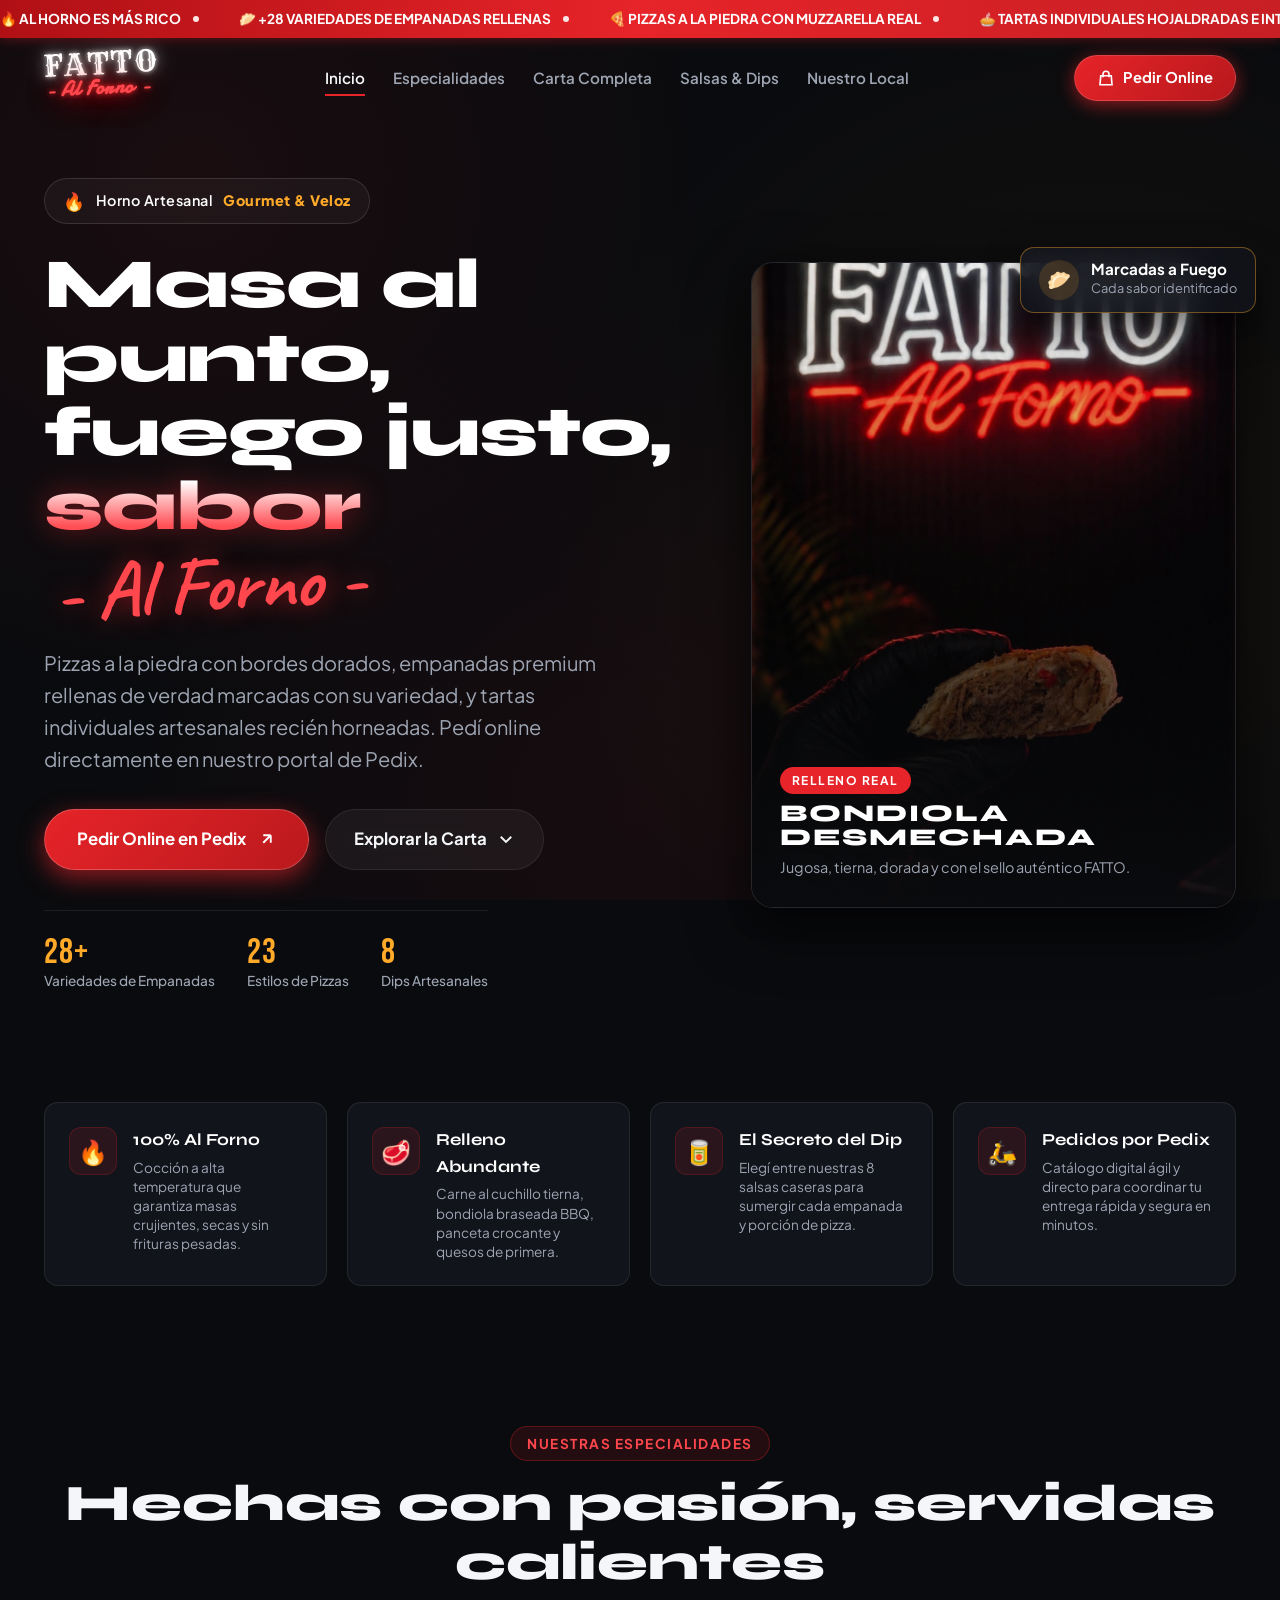
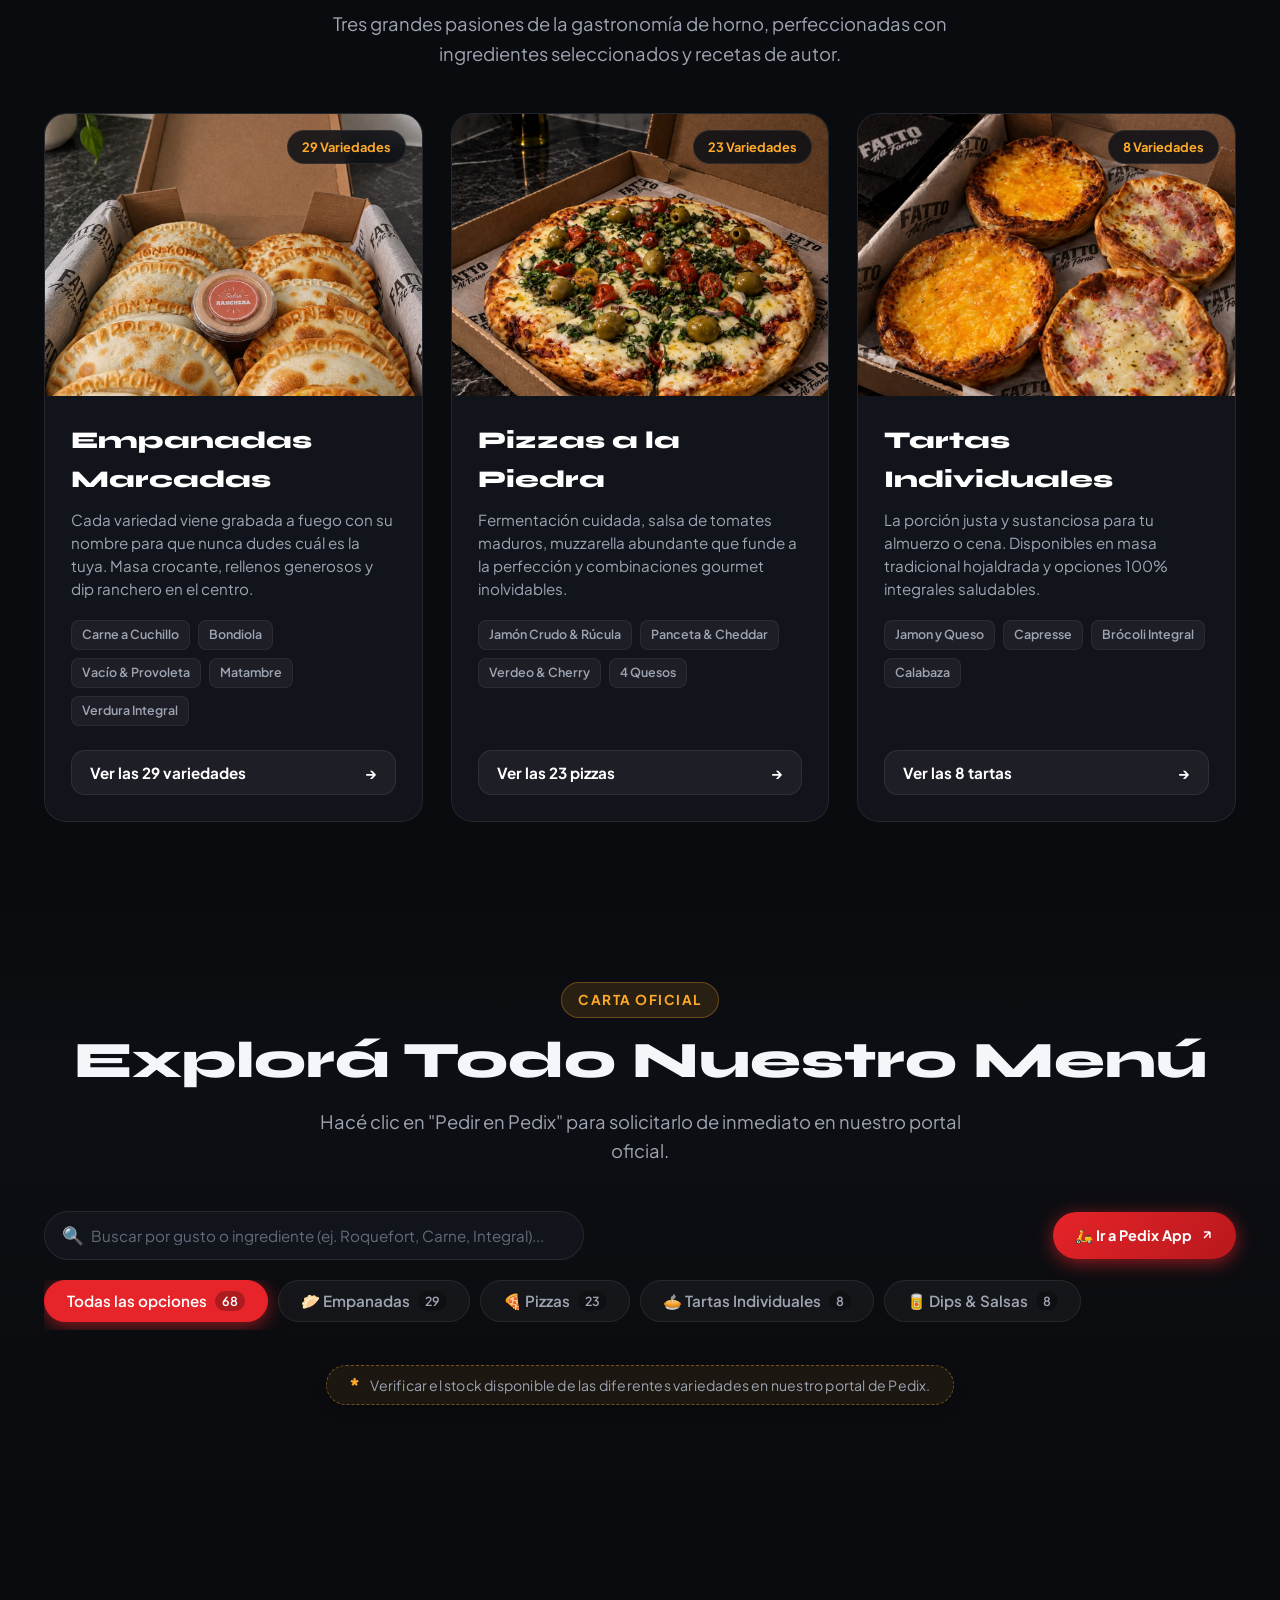
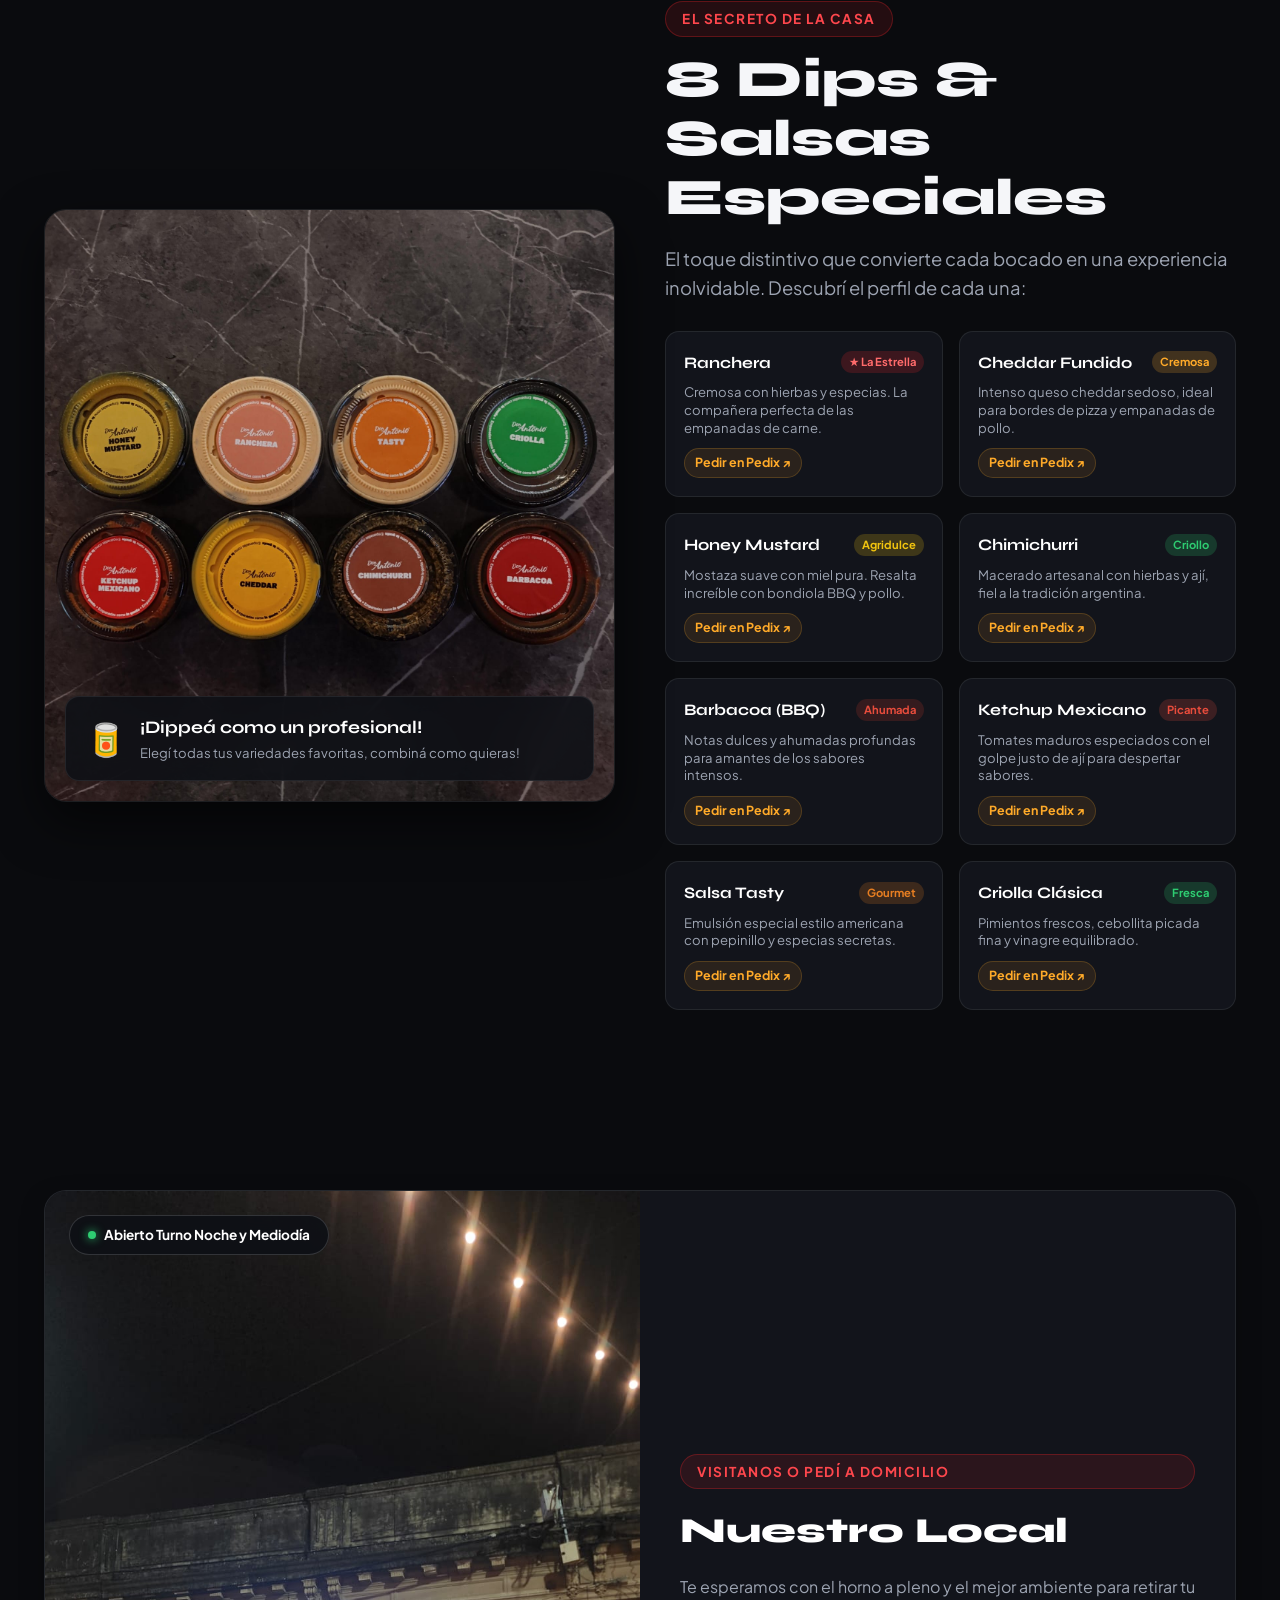
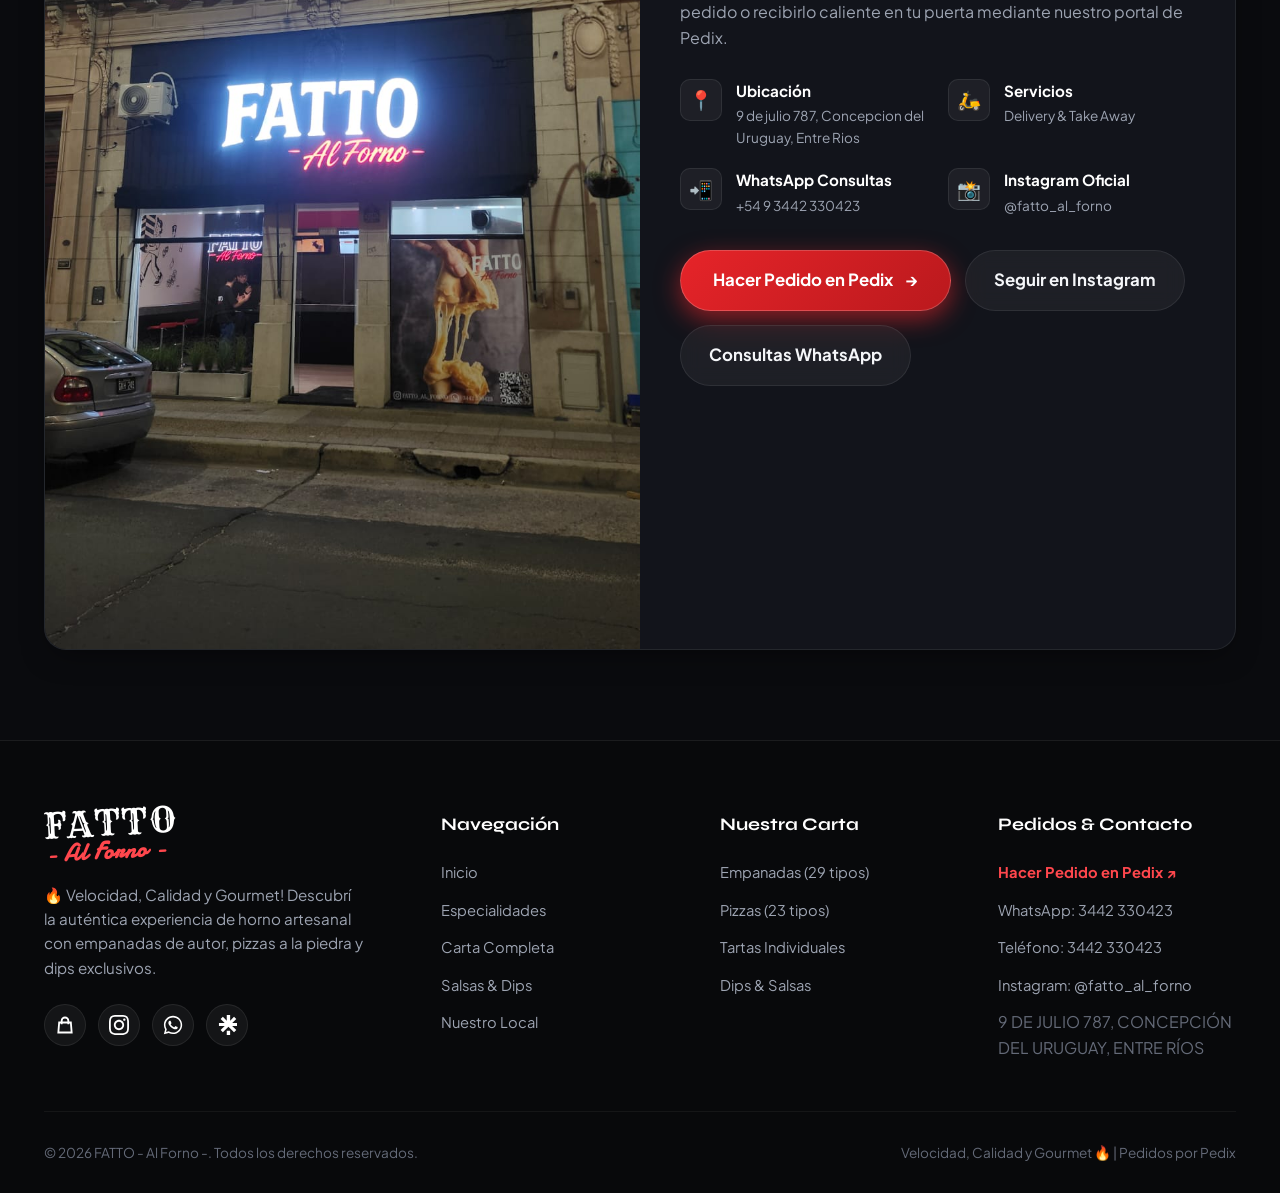
<file: index.html>
<!DOCTYPE html>
<html lang="es">
<head>
  <meta charset="UTF-8">
  <meta name="viewport" content="width=device-width, initial-scale=1.0">
  <title>FATTO - Al Forno - </title>
  
  <meta name="description" content="FATTO Al Forno - Pizzería gourmet artesanal en Concepción del Uruguay. Pizzas a la piedra, empanadas marcadas a fuego, tartas individuales y salsas exclusivas. ¡Hacé tu pedido directo en Pedix!">
  <meta property="og:title" content="FATTO - Al Forno - | Pizzas, Tartas y Empanadas">
  <meta property="og:description" content="Velocidad, Calidad y Gourmet! 🔥🍽️✨ Hacé tu pedido online en Pedix y disfrutá del auténtico sabor al horno.">
  <meta property="og:image" content="media/logo.jpg">
  <meta property="og:type" content="restaurant">
  
  <link rel="icon" type="image/jpeg" href="media/logo.jpg">
  
  <!-- Google Fonts Preconnect & Stylesheets -->
  <link rel="preconnect" href="https://fonts.googleapis.com">
  <link rel="preconnect" href="https://fonts.gstatic.com" crossorigin>
  <link href="https://fonts.googleapis.com/css2?family=Bebas+Neue&family=Caveat:wght@600;700&family=Damion&family=Plus+Jakarta+Sans:wght@300;400;500;600;700;800&family=Rye&family=Syne:wght@700;800&family=Yellowtail&display=swap" rel="stylesheet">

  <!-- Main Stylesheet -->
  <link rel="stylesheet" href="css/styles.css">
</head>
<body>

  <!-- Top Announcement Marquee -->
  <div class="top-bar">
    <div class="marquee-track">
      <div class="marquee-item"><span>🔥 AL HORNO ES MÁS RICO</span><span class="dot"></span></div>
      <div class="marquee-item"><span>🥟 +28 VARIEDADES DE EMPANADAS RELLENAS</span><span class="dot"></span></div>
      <div class="marquee-item"><span>🍕 PIZZAS A LA PIEDRA CON MUZZARELLA REAL</span><span class="dot"></span></div>
      <div class="marquee-item"><span>🥧 TARTAS INDIVIDUALES HOJALDRADAS E INTEGRALES</span><span class="dot"></span></div>
      <div class="marquee-item"><span>🛵 PEDIDOS EXCLUSIVOS POR PEDIX: PEDIX.APP/FATTO-AL-FORNO</span><span class="dot"></span></div>
      <div class="marquee-item"><span>🥫 8 DIPS & SALSAS EXCLUSIVAS PARA DIPPEAR</span><span class="dot"></span></div>
      <div class="marquee-item"><span>📍 CONCEPCIÓN DEL URUGUAY, ENTRE RÍOS</span><span class="dot"></span></div>
      
      <!-- Duplicate for seamless infinite loop -->
      <div class="marquee-item"><span>🔥 AL HORNO ES MÁS RICO</span><span class="dot"></span></div>
      <div class="marquee-item"><span>🥟 +28 VARIEDADES DE EMPANADAS RELLENAS</span><span class="dot"></span></div>
      <div class="marquee-item"><span>🍕 PIZZAS A LA PIEDRA CON MUZZARELLA REAL</span><span class="dot"></span></div>
      <div class="marquee-item"><span>🥧 TARTAS INDIVIDUALES E INTEGRALES</span><span class="dot"></span></div>
      <div class="marquee-item"><span>🛵 PEDIDOS EXCLUSIVOS POR PEDIX: PEDIX.APP/FATTO-AL-FORNO</span><span class="dot"></span></div>
      <div class="marquee-item"><span>🥫 8 DIPS EXCLUSIVOS PARA DIPPEAR</span><span class="dot"></span></div>
      <div class="marquee-item"><span>📍 9 DE JULIO 787, CONCEPCIÓN DEL URUGUAY, ENTRE RÍOS</span><span class="dot"></span></div>
    </div>
  </div>

  <!-- Header / Navigation Bar -->
  <header class="header">
    <div class="container nav-container">
      <a href="#inicio" class="brand-logo-wrap" aria-label="FATTO Al Forno - Inicio">
        <div class="brand-text-logo">
          <span class="brand-title logo-main neon-glow-white">FATTO</span>
          <span class="brand-script logo-sub neon-glow-red">- Al Forno -</span>
        </div>
      </a>

      <nav class="nav-links" aria-label="Menú principal">
        <a href="#inicio" class="nav-link active">Inicio</a>
        <a href="#especialidades" class="nav-link">Especialidades</a>
        <a href="#menu-completo" class="nav-link">Carta Completa</a>
        <a href="#salsas" class="nav-link">Salsas & Dips</a>
        <a href="#local" class="nav-link">Nuestro Local</a>
      </nav>

      <div class="nav-actions">
        <a href="https://pedix.app/fatto-al-forno" 
           target="_blank" 
           rel="noopener noreferrer" 
           class="btn-header-pedix"
           title="Hacer pedido en Pedix">
          <svg width="18" height="18" viewBox="0 0 24 24" fill="none" stroke="currentColor" stroke-width="2.2">
            <path d="M16 11V7a4 4 0 00-8 0v4M5 9h14l1 12H4L5 9z"/>
          </svg>
          <span>Pedir Online</span>
        </a>

        <button class="menu-toggle-btn" id="menu-toggle-btn" aria-label="Abrir menú de navegación">
          <span></span>
          <span></span>
          <span></span>
        </button>
      </div>
    </div>
  </header>

  <!-- Mobile Drawer -->
  <div class="mobile-nav-backdrop" id="mobile-nav-backdrop"></div>
  <aside class="mobile-nav" id="mobile-nav">
    <div>
      <div style="display: flex; justify-content: space-between; align-items: center;">
        <div class="brand-text-logo">
          <span class="brand-title logo-main" style="font-size: 1.6rem;">FATTO</span>
          <span class="brand-script logo-sub" style="font-size: 1.1rem;">- Al Forno -</span>
        </div>
        <button class="mobile-nav-close" id="close-mobile-nav" aria-label="Cerrar menú">✕</button>
      </div>

      <nav class="mobile-nav-links">
        <a href="#inicio">Inicio <span>→</span></a>
        <a href="#especialidades">Especialidades <span>→</span></a>
        <a href="#menu-completo">Carta Completa <span>→</span></a>
        <a href="#salsas">Salsas & Dips <span>→</span></a>
        <a href="#local">Nuestro Local <span>→</span></a>
        <a href="https://pedix.app/fatto-al-forno" target="_blank" rel="noopener noreferrer">Pedir en Pedix <span>↗</span></a>
      </nav>
    </div>

    <div style="display: flex; flex-direction: column; gap: 12px; margin-top: 30px;">
      <a href="https://pedix.app/fatto-al-forno" target="_blank" rel="noopener noreferrer" class="btn-primary" style="justify-content: center; width: 100%;">
        Hacer Pedido en Pedix
      </a>
      <p style="font-size: 0.82rem; color: var(--text-muted); text-align: center;">
        Concepción del Uruguay, Entre Ríos<br>
        Consultas WhatsApp: 3442 330423
      </p>
    </div>
  </aside>

  <!-- Hero Section with Canvas Oven Embers -->
  <section class="hero" id="inicio">
    <canvas id="fire-canvas"></canvas>

    <div class="container hero-grid">
      <div class="hero-content">
        <div class="hero-badge-pill">
          <span class="fire-icon">🔥</span>
          <span>Horno Artesanal</span>
          <span class="pill-highlight">Gourmet & Veloz</span>
        </div>

        <h1 class="hero-title">
          Masa al punto, fuego justo,
          <span class="title-accent">sabor</span>
          <span class="script-accent">- Al Forno -</span>
        </h1>

        <p class="hero-description">
          Pizzas a la piedra con bordes dorados, empanadas premium rellenas de verdad marcadas con su variedad, y tartas individuales artesanales recién horneadas. Pedí online directamente en nuestro portal de Pedix.
        </p>

        <div class="hero-cta-group">
          <a href="https://pedix.app/fatto-al-forno" 
             target="_blank" 
             rel="noopener noreferrer" 
             class="btn-primary">
            <span>Pedir Online en Pedix</span>
            <svg width="18" height="18" viewBox="0 0 24 24" fill="none" stroke="currentColor" stroke-width="2.5">
              <path d="M7 17L17 7M17 7H7M17 7V17"/>
            </svg>
          </a>

          <a href="#menu-completo" class="btn-secondary">
            <span>Explorar la Carta</span>
            <svg width="18" height="18" viewBox="0 0 24 24" fill="none" stroke="currentColor" stroke-width="2.5">
              <path d="M19 9l-7 7-7-7"/>
            </svg>
          </a>
        </div>

        <div class="hero-stats">
          <div class="stat-item">
            <span class="stat-number">28+</span>
            <span class="stat-label">Variedades de Empanadas</span>
          </div>
          <div class="stat-item">
            <span class="stat-number">23</span>
            <span class="stat-label">Estilos de Pizzas</span>
          </div>
          <div class="stat-item">
            <span class="stat-number">8</span>
            <span class="stat-label">Dips Artesanales</span>
          </div>
        </div>
      </div>

      <!-- 3D Hero Media Card with Neon Reflection -->
      <div class="hero-visual">
        <div class="hero-card-3d">
          <div class="hero-image-wrap">
            <img src="media/Logo y empanada.jpg" alt="Empanada rellena al horno FATTO con cartel neón">
            <div class="hero-image-gradient"></div>
          </div>
          <div class="hero-card-info">
            <span class="card-tag">Relleno Real</span>
            <h3 class="brand-title">Bondiola Desmechada</h3>
            <p>Jugosa, tierna, dorada y con el sello auténtico FATTO.</p>
          </div>
        </div>

        <!-- Floating Badges -->
        <div class="floating-pill top-right">
          <div class="pill-icon-circle">
            <span>🥟</span>
          </div>
          <div class="pill-text">
            <strong>Marcadas a Fuego</strong>
            <span>Cada sabor identificado</span>
          </div>
        </div>

        
      </div>
    </div>
  </section>

  <!-- Perks / Features Bar -->
  <section class="perks-section">
    <div class="container">
      <div class="perks-grid">
        <div class="perk-card">
          <div class="perk-icon-wrap">🔥</div>
          <div class="perk-info">
            <h4>100% Al Forno</h4>
            <p>Cocción a alta temperatura que garantiza masas crujientes, secas y sin frituras pesadas.</p>
          </div>
        </div>

        <div class="perk-card">
          <div class="perk-icon-wrap">🥩</div>
          <div class="perk-info">
            <h4>Relleno Abundante</h4>
            <p>Carne al cuchillo tierna, bondiola braseada BBQ, panceta crocante y quesos de primera.</p>
          </div>
        </div>

        <div class="perk-card">
          <div class="perk-icon-wrap">🥫</div>
          <div class="perk-info">
            <h4>El Secreto del Dip</h4>
            <p>Elegí entre nuestras 8 salsas caseras para sumergir cada empanada y porción de pizza.</p>
          </div>
        </div>

        <div class="perk-card">
          <div class="perk-icon-wrap">🛵</div>
          <div class="perk-info">
            <h4>Pedidos por Pedix</h4>
            <p>Catálogo digital ágil y directo para coordinar tu entrega rápida y segura en minutos.</p>
          </div>
        </div>
      </div>
    </div>
  </section>

  <!-- Featured Pillars: Empanadas, Pizzas, Tartas -->
  <section class="featured-section" id="especialidades">
    <div class="container">
      <div class="section-header">
        <span class="section-tag">Nuestras Especialidades</span>
        <h2 class="section-title">Hechas con pasión, servidas calientes</h2>
        <p class="section-subtitle">
          Tres grandes pasiones de la gastronomía de horno, perfeccionadas con ingredientes seleccionados y recetas de autor.
        </p>
      </div>

      <div class="categories-showcase">
        <!-- Card 1: Empanadas -->
        <article class="category-card">
          <div class="category-thumb-wrap">
            <img src="media/empanadas 01.jpg" alt="Caja de empanadas marcadas al horno con salsa">
            <span class="category-badge-count">29 Variedades</span>
          </div>
          <div class="category-body">
            <div>
              <h3>Empanadas Marcadas</h3>
              <p>
                Cada variedad viene grabada a fuego con su nombre para que nunca dudes cuál es la tuya. Masa crocante, rellenos generosos y dip ranchero en el centro.
              </p>
              <div class="category-features-list">
                <span>Carne a Cuchillo</span>
                <span>Bondiola</span>
                <span>Vacío & Provoleta</span>
                <span>Matambre</span>
                <span>Verdura Integral</span>
              </div>
            </div>
            <button class="category-btn-action" onclick="filterByCat('empanadas')">
              <span>Ver las 29 variedades</span>
              <span>→</span>
            </button>
          </div>
        </article>

        <!-- Card 2: Pizzas -->
        <article class="category-card">
          <div class="category-thumb-wrap">
            <img src="media/pizza01.jpg" alt="Pizza al horno con tomates cherry, aceitunas y hierbas">
            <span class="category-badge-count">23 Variedades</span>
          </div>
          <div class="category-body">
            <div>
              <h3>Pizzas a la Piedra</h3>
              <p>
                Fermentación cuidada, salsa de tomates maduros, muzzarella abundante que funde a la perfección y combinaciones gourmet inolvidables.
              </p>
              <div class="category-features-list">
                <span>Jamón Crudo & Rúcula</span>
                <span>Panceta & Cheddar</span>
                <span>Verdeo & Cherry</span>
                <span>4 Quesos</span>
              </div>
            </div>
            <button class="category-btn-action" onclick="filterByCat('pizzas')">
              <span>Ver las 23 pizzas</span>
              <span>→</span>
            </button>
          </div>
        </article>

        <!-- Card 3: Tartas -->
        <article class="category-card">
          <div class="category-thumb-wrap">
            <img src="media/tartas.jpg" alt="Caja con tartas individuales doradas al horno">
            <span class="category-badge-count">8 Variedades</span>
          </div>
          <div class="category-body">
            <div>
              <h3>Tartas Individuales</h3>
              <p>
                La porción justa y sustanciosa para tu almuerzo o cena. Disponibles en masa tradicional hojaldrada y opciones 100% integrales saludables.
              </p>
              <div class="category-features-list">
                <span>Jamon y Queso</span>
                <span>Capresse</span>
                <span>Brócoli Integral</span>
                <span>Calabaza</span>
              </div>
            </div>
            <button class="category-btn-action" onclick="filterByCat('tartas')">
              <span>Ver las 8 tartas</span>
              <span>→</span>
            </button>
          </div>
        </article>
      </div>
    </div>
  </section>

  <!-- Interactive Menu Explorer Section (List Format) -->
  <section class="menu-section" id="menu-completo">
    <div class="container">
      <div class="section-header">
        <span class="section-tag gold">Carta Oficial</span>
        <h2 class="section-title">Explorá Todo Nuestro Menú</h2>
        <p class="section-subtitle">
          Hacé clic en "Pedir en Pedix" para solicitarlo de inmediato en nuestro portal oficial.
        </p>
      </div>

      <!-- Controls: Search + Tabs + Pedix CTA -->
      <div class="menu-filter-controls">
        <div class="search-and-view-row">
          <div class="menu-search-box">
            <span class="search-icon">🔍</span>
            <input type="text" id="menu-search-input" placeholder="Buscar por gusto o ingrediente (ej. Roquefort, Carne, Integral)...">
          </div>

          <a href="https://pedix.app/fatto-al-forno" 
             target="_blank" 
             rel="noopener noreferrer" 
             class="btn-open-pedix-portal"
             title="Abrir portal de Pedix">
            <span>🛵 Ir a Pedix App</span>
            <svg width="14" height="14" viewBox="0 0 24 24" fill="none" stroke="currentColor" stroke-width="2.5">
              <path d="M7 17L17 7M17 7H7M17 7V17"/>
            </svg>
          </a>
        </div>

        <div class="category-tabs-bar" role="tablist">
          <button class="tab-btn active" data-cat="todas">
            <span>Todas las opciones</span>
            <span class="tab-count">68</span>
          </button>
          <button class="tab-btn" data-cat="empanadas">
            <span>🥟 Empanadas</span>
            <span class="tab-count">29</span>
          </button>
          <button class="tab-btn" data-cat="pizzas">
            <span>🍕 Pizzas</span>
            <span class="tab-count">23</span>
          </button>
          <button class="tab-btn" data-cat="tartas">
            <span>🥧 Tartas Individuales</span>
            <span class="tab-count">8</span>
          </button>
          <button class="tab-btn" data-cat="salsas">
            <span>🥫 Dips & Salsas</span>
            <span class="tab-count">8</span>
          </button>
        </div>
      </div>

      <!-- Disclaimer de Stock -->
      <div class="menu-stock-disclaimer-wrap">
        <div class="menu-stock-disclaimer">
          <span class="disclaimer-star">*</span>
          <span class="disclaimer-text">Verificar el stock disponible de las diferentes variedades en nuestro portal de Pedix.</span>
        </div>
      </div>

      <!-- Dynamic Menu List Container -->
      <div class="menu-list-container" id="menu-list-container">
        <!-- Rendered dynamically by main.js in gourmet list format -->
      </div>
    </div>
  </section>

  <!-- Dips & Sauces Section (El Secreto de FATTO) -->
  <section class="sauces-section" id="salsas">
    <div class="container">
      <div class="sauces-grid">
        <div class="sauces-banner-wrap">
          <img src="media/Salsa (4).jpg" alt="Variedad de salsas y dips FATTO Don Antonio en potes">
          <div class="sauces-badge-highlight">
            <span class="cup-icon">🥫</span>
            <div>
              <h4>¡Dippeá como un profesional!</h4>
              <p>Elegí todas tus variedades favoritas, combiná como quieras!</p>
            </div>
          </div>
        </div>

        <div>
          <span class="section-tag">El Secreto de la Casa</span>
          <h2 class="section-title">8 Dips & Salsas Especiales</h2>
          <p class="section-subtitle" style="margin-left: 0; margin-bottom: 28px;">
            El toque distintivo que convierte cada bocado en una experiencia inolvidable. Descubrí el perfil de cada una:
          </p>

          <div class="sauces-list-cards">
            <!-- Ranchera -->
            <div class="sauce-flavor-card" data-id="sal-ranchera">
              <div>
                <div class="sauce-flavor-header">
                  <span class="sauce-flavor-name">Ranchera</span>
                  <span class="sauce-flavor-badge" style="background: rgba(230,36,41,0.2); color:#ff6b6b;">★ La Estrella</span>
                </div>
                <p class="sauce-desc">Cremosa con hierbas y especias. La compañera perfecta de las empanadas de carne.</p>
              </div>
              <a href="https://pedix.app/fatto-al-forno" target="_blank" rel="noopener noreferrer" class="btn-sauce-pedix">Pedir en Pedix ↗</a>
            </div>

            <!-- Cheddar -->
            <div class="sauce-flavor-card" data-id="sal-cheddar">
              <div>
                <div class="sauce-flavor-header">
                  <span class="sauce-flavor-name">Cheddar Fundido</span>
                  <span class="sauce-flavor-badge" style="background: rgba(255,170,41,0.2); color:var(--accent-gold);">Cremosa</span>
                </div>
                <p class="sauce-desc">Intenso queso cheddar sedoso, ideal para bordes de pizza y empanadas de pollo.</p>
              </div>
              <a href="https://pedix.app/fatto-al-forno" target="_blank" rel="noopener noreferrer" class="btn-sauce-pedix">Pedir en Pedix ↗</a>
            </div>

            <!-- Honey Mustard -->
            <div class="sauce-flavor-card" data-id="sal-honey-mustard">
              <div>
                <div class="sauce-flavor-header">
                  <span class="sauce-flavor-name">Honey Mustard</span>
                  <span class="sauce-flavor-badge" style="background: rgba(241,196,15,0.2); color:#f1c40f;">Agridulce</span>
                </div>
                <p class="sauce-desc">Mostaza suave con miel pura. Resalta increíble con bondiola BBQ y pollo.</p>
              </div>
              <a href="https://pedix.app/fatto-al-forno" target="_blank" rel="noopener noreferrer" class="btn-sauce-pedix">Pedir en Pedix ↗</a>
            </div>

            <!-- Chimichurri -->
            <div class="sauce-flavor-card" data-id="sal-chimichurri">
              <div>
                <div class="sauce-flavor-header">
                  <span class="sauce-flavor-name">Chimichurri</span>
                  <span class="sauce-flavor-badge" style="background: rgba(46,204,113,0.2); color:#2ecc71;">Criollo</span>
                </div>
                <p class="sauce-desc">Macerado artesanal con hierbas y ají, fiel a la tradición argentina.</p>
              </div>
              <a href="https://pedix.app/fatto-al-forno" target="_blank" rel="noopener noreferrer" class="btn-sauce-pedix">Pedir en Pedix ↗</a>
            </div>

            <!-- Barbacoa -->
            <div class="sauce-flavor-card" data-id="sal-barbacoa">
              <div>
                <div class="sauce-flavor-header">
                  <span class="sauce-flavor-name">Barbacoa (BBQ)</span>
                  <span class="sauce-flavor-badge" style="background: rgba(192,57,43,0.2); color:#e74c3c;">Ahumada</span>
                </div>
                <p class="sauce-desc">Notas dulces y ahumadas profundas para amantes de los sabores intensos.</p>
              </div>
              <a href="https://pedix.app/fatto-al-forno" target="_blank" rel="noopener noreferrer" class="btn-sauce-pedix">Pedir en Pedix ↗</a>
            </div>

            <!-- Ketchup Mexicano -->
            <div class="sauce-flavor-card" data-id="sal-ketchup-mexicano">
              <div>
                <div class="sauce-flavor-header">
                  <span class="sauce-flavor-name">Ketchup Mexicano</span>
                  <span class="sauce-flavor-badge" style="background: rgba(231,76,60,0.2); color:#e74c3c;">Picante</span>
                </div>
                <p class="sauce-desc">Tomates maduros especiados con el golpe justo de ají para despertar sabores.</p>
              </div>
              <a href="https://pedix.app/fatto-al-forno" target="_blank" rel="noopener noreferrer" class="btn-sauce-pedix">Pedir en Pedix ↗</a>
            </div>

            <!-- Tasty -->
            <div class="sauce-flavor-card" data-id="sal-tasty">
              <div>
                <div class="sauce-flavor-header">
                  <span class="sauce-flavor-name">Salsa Tasty</span>
                  <span class="sauce-flavor-badge" style="background: rgba(230,126,34,0.2); color:#e67e22;">Gourmet</span>
                </div>
                <p class="sauce-desc">Emulsión especial estilo americana con pepinillo y especias secretas.</p>
              </div>
              <a href="https://pedix.app/fatto-al-forno" target="_blank" rel="noopener noreferrer" class="btn-sauce-pedix">Pedir en Pedix ↗</a>
            </div>

            <!-- Criolla -->
            <div class="sauce-flavor-card" data-id="sal-criolla">
              <div>
                <div class="sauce-flavor-header">
                  <span class="sauce-flavor-name">Criolla Clásica</span>
                  <span class="sauce-flavor-badge" style="background: rgba(46,204,113,0.2); color:#2ecc71;">Fresca</span>
                </div>
                <p class="sauce-desc">Pimientos frescos, cebollita picada fina y vinagre equilibrado.</p>
              </div>
              <a href="https://pedix.app/fatto-al-forno" target="_blank" rel="noopener noreferrer" class="btn-sauce-pedix">Pedir en Pedix ↗</a>
            </div>
          </div>
        </div>
      </div>
    </div>
  </section>

  <!-- Location & Atmosphere Section -->
  <section class="location-section" id="local">
    <div class="container">
      <div class="store-card-container">
        <div class="store-image-wrap">
          <img src="media/fachada.jpg" alt="Fachada iluminada del local FATTO Al Forno de noche">
          <div class="store-overlay-pill">
            <span class="pulse-dot"></span>
            <span>Abierto Turno Noche y Mediodía</span>
          </div>
        </div>

        <div class="store-content">
          <span class="section-tag">Visitanos o Pedí a Domicilio</span>
          <h3>Nuestro Local</h3>
          <p>
            Te esperamos con el horno a pleno y el mejor ambiente para retirar tu pedido o recibirlo caliente en tu puerta mediante nuestro portal de Pedix.
          </p>

          <div class="store-meta-grid">
            <div class="store-meta-item">
              <div class="meta-icon">📍</div>
              <div class="meta-text">
                <h5>Ubicación</h5>
                <p> 9 de julio 787, Concepcion del Uruguay, Entre Rios</p>
              </div>
            </div>

            <div class="store-meta-item">
              <div class="meta-icon">🛵</div>
              <div class="meta-text">
                <h5>Servicios</h5>
                <p>Delivery & Take Away</p>
              </div>
            </div>

            <div class="store-meta-item">
              <div class="meta-icon">📲</div>
              <div class="meta-text">
                <h5>WhatsApp Consultas</h5>
                <p>+54 9 3442 330423</p>
              </div>
            </div>

            <div class="store-meta-item">
              <div class="meta-icon">📸</div>
              <div class="meta-text">
                <h5>Instagram Oficial</h5>
                <p>@fatto_al_forno</p>
              </div>
            </div>
          </div>

          <div class="store-cta-buttons">
            <a href="https://pedix.app/fatto-al-forno" 
               target="_blank" 
               rel="noopener noreferrer" 
               class="btn-primary">
              <span>Hacer Pedido en Pedix</span>
              <span>→</span>
            </a>

            <a href="https://instagram.com/fatto_al_forno" 
               target="_blank" 
               rel="noopener noreferrer" 
               class="btn-secondary">
              <span>Seguir en Instagram</span>
            </a>

            <a href="https://wa.me/543442330423" 
               target="_blank" 
               rel="noopener noreferrer" 
               class="btn-secondary">
              <span>Consultas WhatsApp</span>
            </a>
          </div>
        </div>
      </div>
    </div>
  </section>

  <!-- Footer -->
  <footer class="footer">
    <div class="container">
      <div class="footer-grid">
        <div class="footer-brand-col">
          <div class="brand-text-logo">
            <span class="brand-title logo-main" style="font-size: 2.2rem;">FATTO</span>
            <span class="brand-script logo-sub" style="font-size: 1.5rem;">- Al Forno -</span>
          </div>
          <p>
            🔥 Velocidad, Calidad y Gourmet! Descubrí la auténtica experiencia de horno artesanal con empanadas de autor, pizzas a la piedra y dips exclusivos.
          </p>
          <div class="footer-social-links">
            <a href="https://pedix.app/fatto-al-forno" target="_blank" rel="noopener noreferrer" class="social-icon-btn" aria-label="Portal Pedix" title="Pedir en Pedix">
              <svg width="20" height="20" viewBox="0 0 24 24" fill="none" stroke="currentColor" stroke-width="2.2">
                <path d="M16 11V7a4 4 0 00-8 0v4M5 9h14l1 12H4L5 9z"/>
              </svg>
            </a>

            <a href="https://instagram.com/fatto_al_forno" target="_blank" rel="noopener noreferrer" class="social-icon-btn" aria-label="Instagram">
              <svg width="20" height="20" viewBox="0 0 24 24" fill="currentColor">
                <path d="M12 2.163c3.204 0 3.584.012 4.85.07 3.252.148 4.771 1.691 4.919 4.919.058 1.265.069 1.645.069 4.849 0 3.205-.012 3.584-.069 4.849-.149 3.225-1.664 4.771-4.919 4.919-1.266.058-1.644.07-4.85.07-3.204 0-3.584-.012-4.849-.07-3.26-.149-4.771-1.699-4.919-4.92-.058-1.265-.07-1.644-.07-4.849 0-3.204.013-3.583.07-4.849.149-3.227 1.664-4.771 4.919-4.919 1.266-.057 1.645-.069 4.849-.069zm0-2.163c-3.259 0-3.667.014-4.947.072-4.358.2-6.78 2.618-6.98 6.98-.059 1.281-.073 1.689-.073 4.948 0 3.259.014 3.668.072 4.948.2 4.358 2.618 6.78 6.98 6.98 1.281.058 1.689.072 4.948.072 3.259 0 3.668-.014 4.948-.072 4.354-.2 6.782-2.618 6.979-6.98.059-1.28.073-1.689.073-4.948 0-3.259-.014-3.667-.072-4.947-.196-4.354-2.617-6.78-6.979-6.98-1.281-.059-1.69-.073-4.949-.073zm0 5.838c-3.403 0-6.162 2.759-6.162 6.162s2.759 6.163 6.162 6.163 6.162-2.759 6.162-6.163c0-3.403-2.759-6.162-6.162-6.162zm0 10.162c-2.209 0-4-1.79-4-4 0-2.209 1.791-4 4-4s4 1.791 4 4c0 2.21-1.791 4-4 4zm6.406-11.845c-.796 0-1.441.645-1.441 1.44s.645 1.44 1.441 1.44c.795 0 1.439-.645 1.439-1.44s-.644-1.44-1.439-1.44z"/>
              </svg>
            </a>

            <a href="https://wa.me/543442330423" target="_blank" rel="noopener noreferrer" class="social-icon-btn" aria-label="WhatsApp">
              <svg width="20" height="20" viewBox="0 0 24 24" fill="currentColor">
                <path d="M19.7945 4.21258C17.7267 2.14211 14.9765 1.00129 12.0462 1.00024C6.00812 1.00024 1.09402 5.91382 1.09192 11.9535C1.09087 13.8842 1.59562 15.7688 2.55417 17.4296L1 23.1063L6.807 21.5831C8.40685 22.4561 10.2084 22.9157 12.0415 22.9162H12.0462C18.0832 22.9162 22.9979 18.0021 23 11.9624C23.001 9.03532 21.8628 6.28359 19.7945 4.21311V4.21258ZM12.0462 21.0663H12.0425C10.409 21.0658 8.80658 20.6267 7.40842 19.7973L7.07592 19.5999L3.62986 20.5038L4.54954 17.1438L4.33314 16.7993C3.42186 15.3497 2.94022 13.6741 2.94127 11.954C2.94337 6.93435 7.0276 2.85012 12.0499 2.85012C14.4817 2.85117 16.7676 3.79922 18.4866 5.52042C20.2058 7.24109 21.1517 9.52903 21.1507 11.9614C21.1485 16.9816 17.0643 21.0658 12.0462 21.0658V21.0663ZM17.0401 14.2477C16.7665 14.1107 15.4209 13.4488 15.1698 13.3575C14.9187 13.266 14.7365 13.2204 14.5542 13.4945C14.372 13.7687 13.8473 14.3854 13.6876 14.5676C13.5279 14.7504 13.3682 14.773 13.0946 14.6358C12.821 14.4988 11.9391 14.2099 10.8933 13.2776C10.0798 12.5517 9.53032 11.6557 9.3707 11.3815C9.21101 11.1073 9.35389 10.9592 9.49041 10.8232C9.61331 10.7003 9.76407 10.5033 9.90114 10.3436C10.0383 10.184 10.0834 10.0695 10.1748 9.88721C10.2662 9.70442 10.2205 9.5448 10.1522 9.40767C10.0839 9.27059 9.53667 7.92334 9.30818 7.37554C9.08598 6.84191 8.86017 6.91439 8.69261 6.90547C8.53292 6.89758 8.35069 6.89601 8.16791 6.89601C7.98512 6.89601 7.68886 6.96429 7.43781 7.23847C7.18677 7.51261 6.47978 8.17493 6.47978 9.52164C6.47978 10.8683 7.46042 12.1704 7.59749 12.3532C7.73457 12.536 9.52769 15.3003 12.2731 16.4863C12.926 16.7683 13.436 16.9369 13.8336 17.063C14.4891 17.2715 15.0857 17.2421 15.5574 17.1717C16.0832 17.0929 17.1767 16.5094 17.4047 15.8702C17.6326 15.2309 17.6326 14.6826 17.5644 14.5686C17.4961 14.4546 17.3133 14.3858 17.0396 14.2488L17.0401 14.2477Z"/>
              </svg>
            </a>

            <a href="https://linktr.ee/FATTO.AL.FORNO" target="_blank" rel="noopener noreferrer" class="social-icon-btn" aria-label="Linktree">
              <svg width="20" height="20" viewBox="0 0 24 24" fill="currentColor">
                <path d="m15.7603 6.829 4.6725-4.80317 2.712 2.77734-4.9012 4.67248h6.8944v3.85565h-6.9271l4.9339 4.7922-2.712 2.7229-6.6983-6.731-6.69829 6.731-2.712-2.712 4.93387-4.7923h-6.92703v-3.86645h6.89436l-4.9012-4.67248 2.712-2.77734 4.67249 4.80317v-6.829h4.0516zm-4.0516 12.0243h4.0516v9.1489h-4.0516z"/>
              </svg>
            </a>
          </div>
        </div>

        <div class="footer-col">
          <h4>Navegación</h4>
          <ul>
            <li><a href="#inicio">Inicio</a></li>
            <li><a href="#especialidades">Especialidades</a></li>
            <li><a href="#menu-completo">Carta Completa</a></li>
            <li><a href="#salsas">Salsas & Dips</a></li>
            <li><a href="#local">Nuestro Local</a></li>
          </ul>
        </div>

        <div class="footer-col">
          <h4>Nuestra Carta</h4>
          <ul>
            <li><a href="#menu-completo" onclick="filterByCat('empanadas')">Empanadas (29 tipos)</a></li>
            <li><a href="#menu-completo" onclick="filterByCat('pizzas')">Pizzas (23 tipos)</a></li>
            <li><a href="#menu-completo" onclick="filterByCat('tartas')">Tartas Individuales</a></li>
            <li><a href="#menu-completo" onclick="filterByCat('salsas')">Dips & Salsas</a></li>
          </ul>
        </div>

        <div class="footer-col">
          <h4>Pedidos & Contacto</h4>
          <ul>
            <li><a href="https://pedix.app/fatto-al-forno" target="_blank" style="color: var(--primary-red-light); font-weight: 700;">Hacer Pedido en Pedix ↗</a></li>
            <li><a href="https://wa.me/543442330423" target="_blank">WhatsApp: 3442 330423</a></li>
            <li><a href="tel:3442330423">Teléfono: 3442 330423</a></li>
            <li><a href="https://instagram.com/fatto_al_forno" target="_blank">Instagram: @fatto_al_forno</a></li>
            <li><span style="color: var(--text-dim);">9 DE JULIO 787, CONCEPCIÓN DEL URUGUAY, ENTRE RÍOS</span></li>
          </ul>
        </div>
      </div>

      <div class="footer-bottom-bar">
        <p>© 2026 FATTO - Al Forno -. Todos los derechos reservados.</p>
        <p>Velocidad, Calidad y Gourmet 🔥 | Pedidos por Pedix</p>
      </div>
    </div>
  </footer>

  <!-- Floating Scroll To Top Button (Arriba a la derecha) -->
  <button id="btn-scroll-top" class="btn-scroll-top" aria-label="Volver arriba" title="Volver arriba">
    <svg width="20" height="20" viewBox="0 0 24 24" fill="none" stroke="currentColor" stroke-width="2.5" stroke-linecap="round" stroke-linejoin="round">
      <path d="M12 19V5M5 12l7-7 7 7"/>
    </svg>
  </button>

  <!-- Central Menu Database -->
  <script src="js/menu-data.js"></script>

  <!-- Main JavaScript File -->
  <script src="js/main.js"></script>
</body>
</html>
</file>
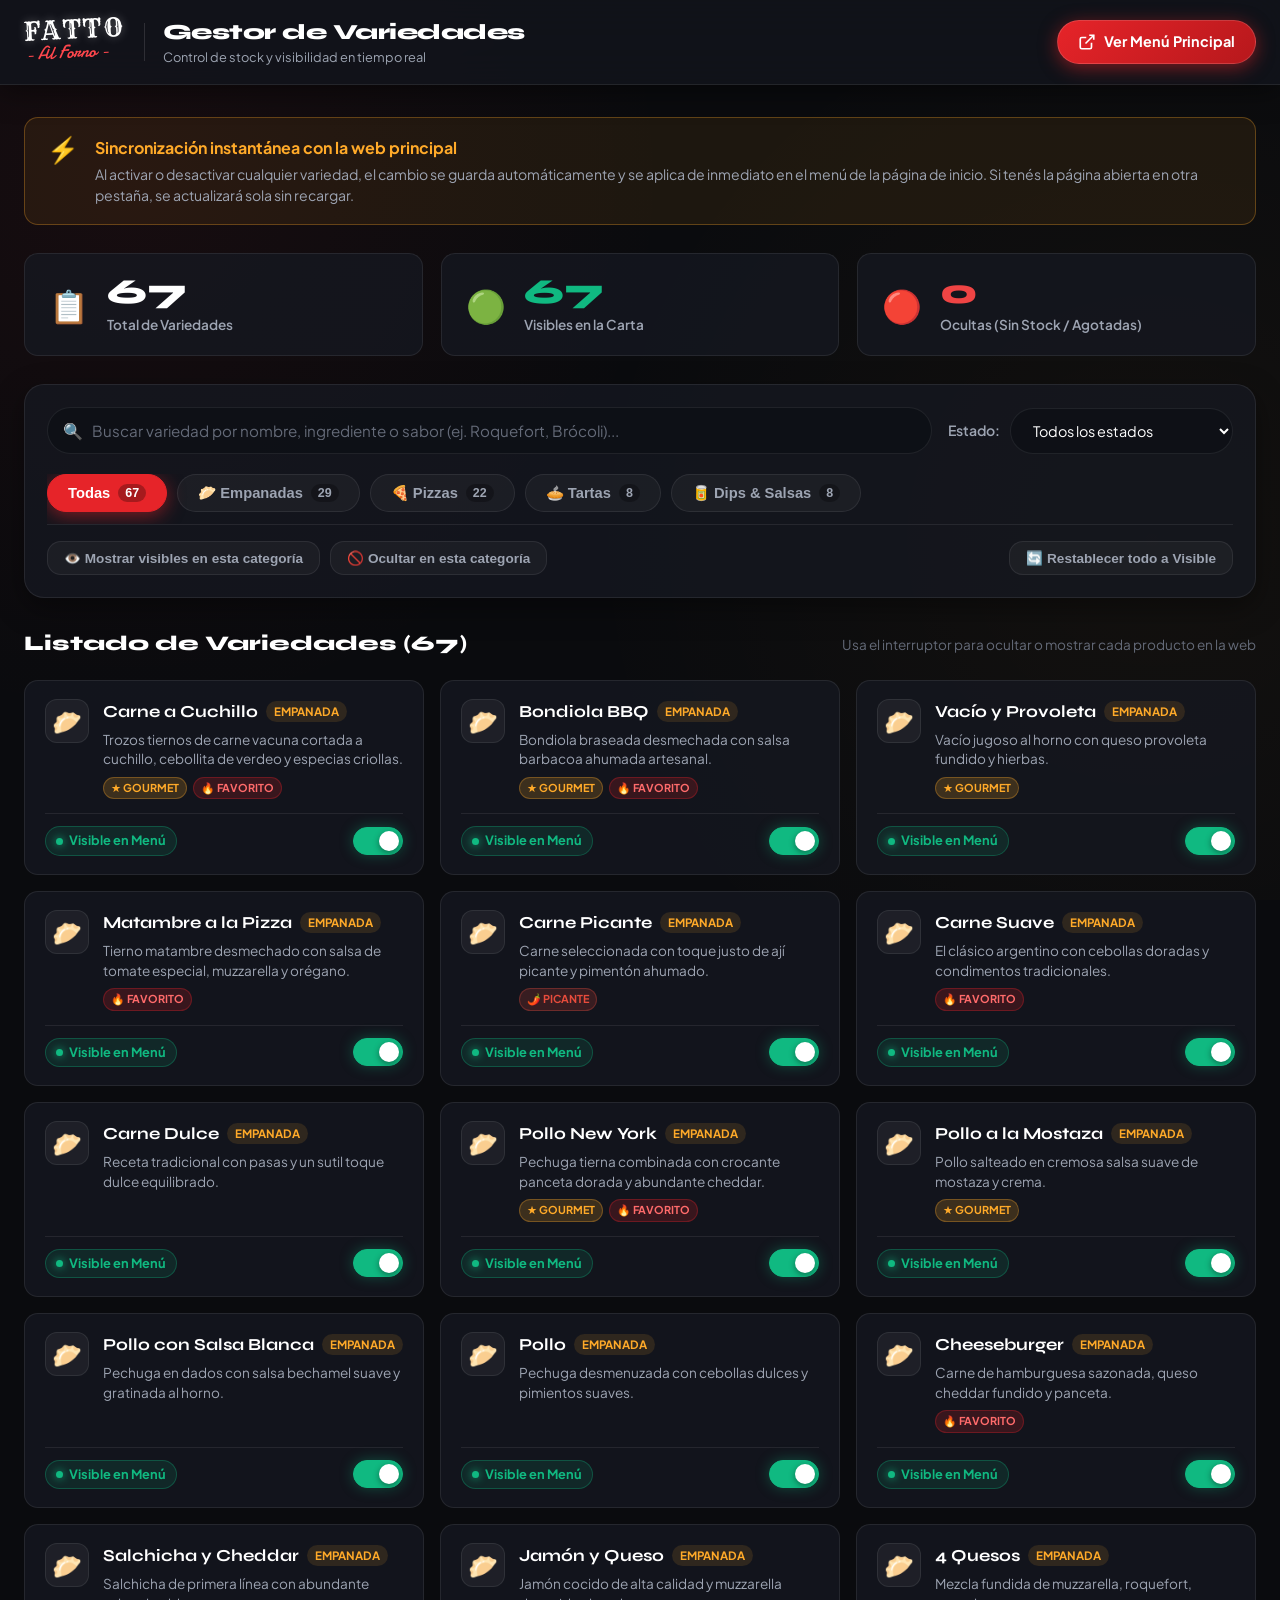
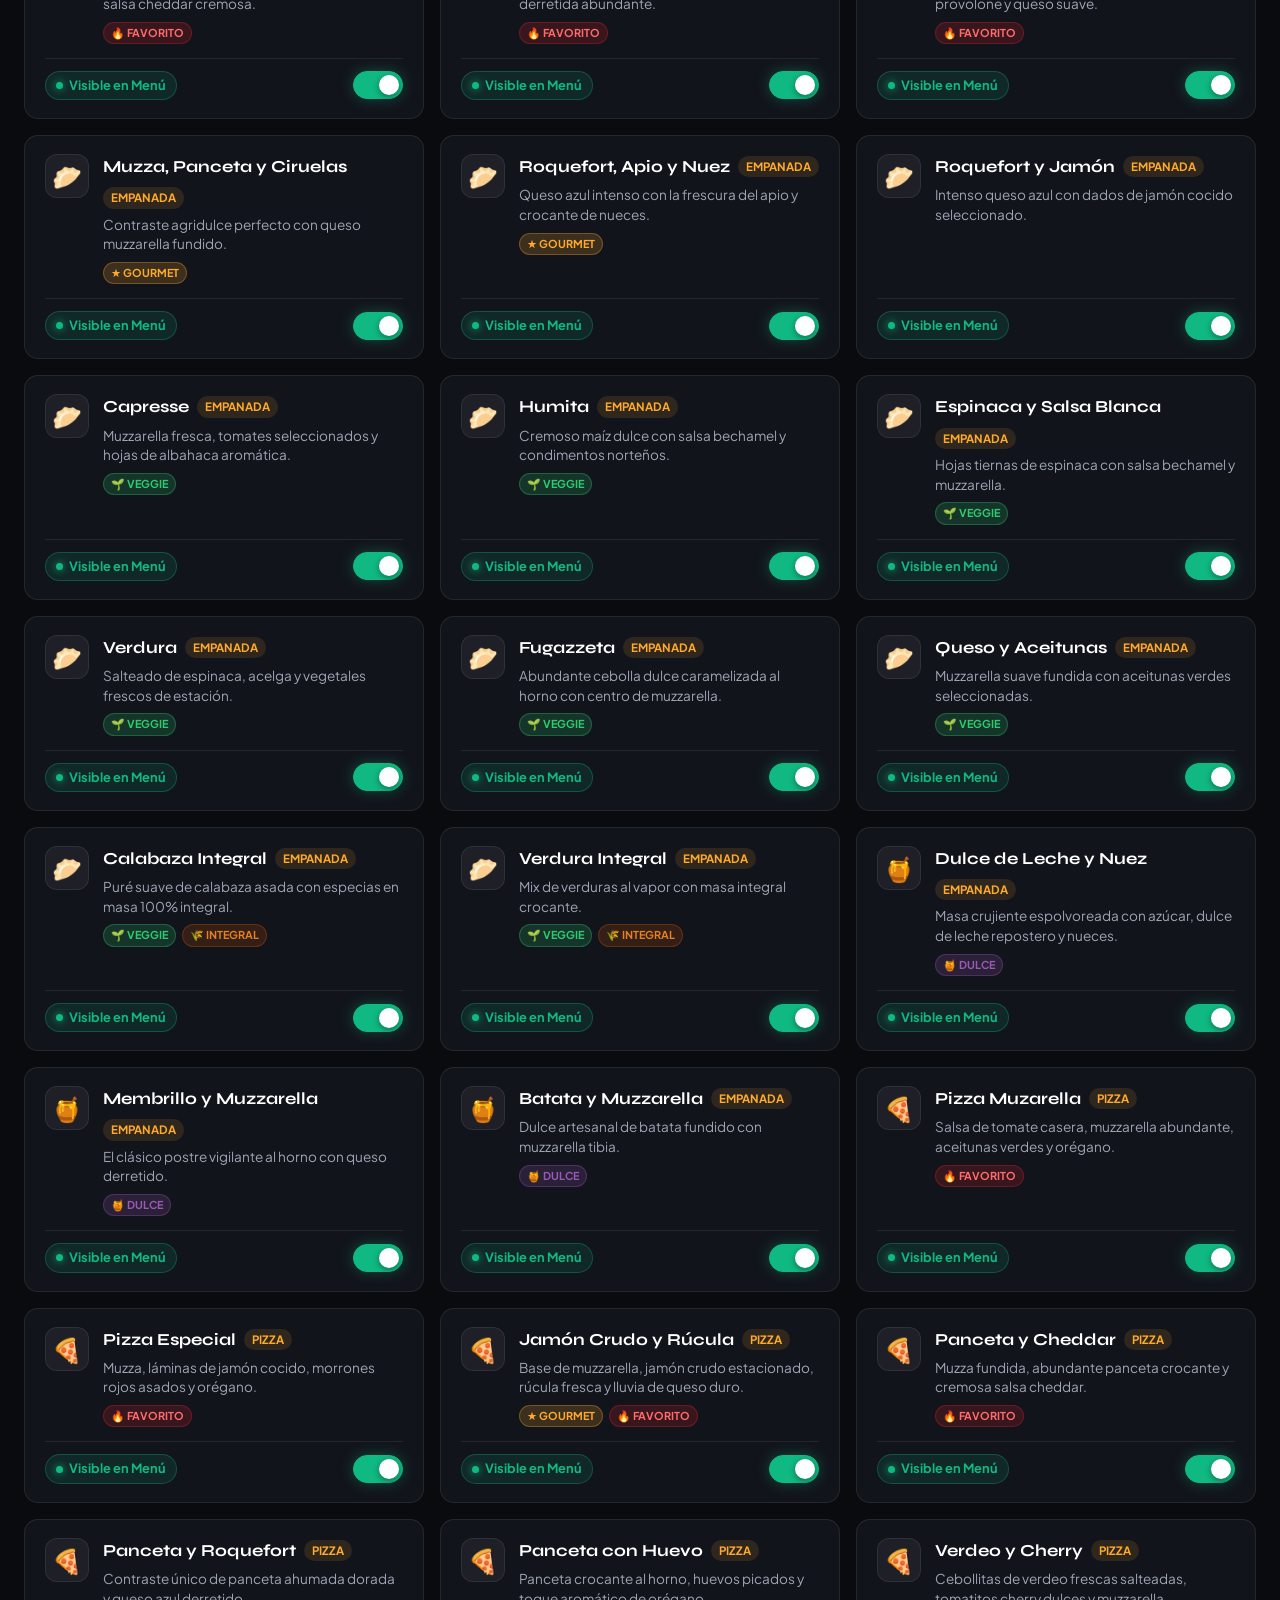
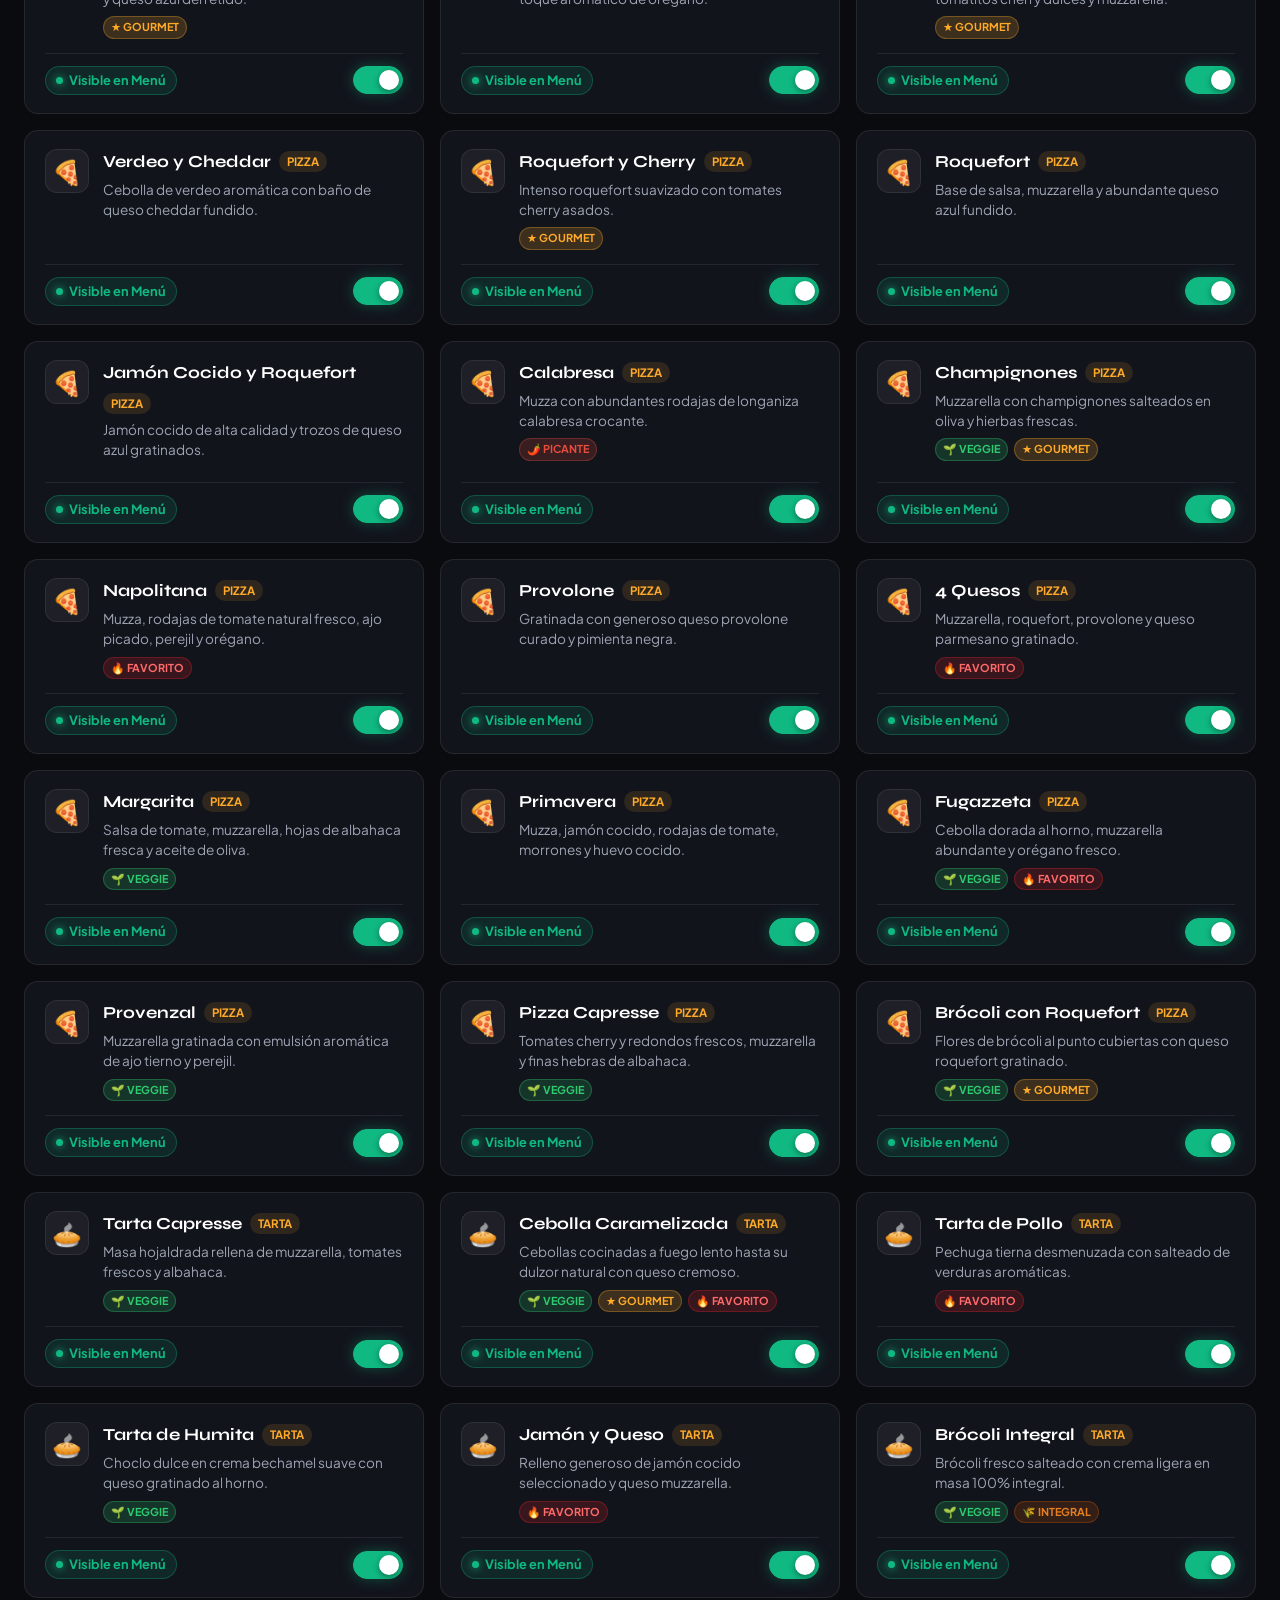
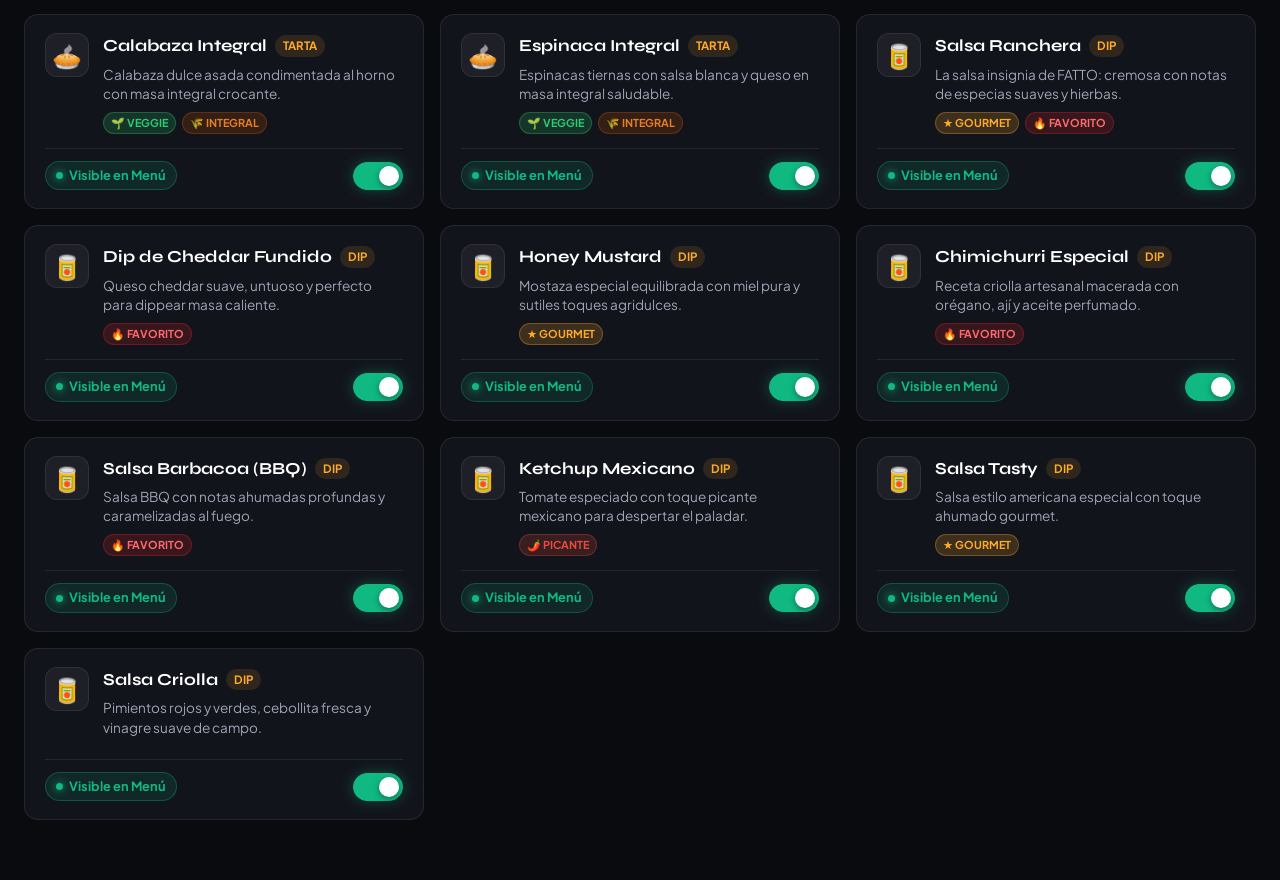
<file: gestor/index.html>
<!DOCTYPE html>
<html lang="es">
<head>
  <meta charset="UTF-8">
  <meta name="viewport" content="width=device-width, initial-scale=1.0">
  <title>FATTO - Gestor de Variedades del Menú</title>
  
  <link rel="icon" type="image/jpeg" href="../media/logo.jpg">
  
  <!-- Google Fonts Preconnect & Stylesheets -->
  <link rel="preconnect" href="https://fonts.googleapis.com">
  <link rel="preconnect" href="https://fonts.gstatic.com" crossorigin>
  <link href="https://fonts.googleapis.com/css2?family=Damion&family=Plus+Jakarta+Sans:wght@300;400;500;600;700;800&family=Rye&family=Syne:wght@700;800&display=swap" rel="stylesheet">
  
  <!-- Manager Stylesheet -->
  <link rel="stylesheet" href="gestor.css">
</head>
<body>

  <!-- Top App Bar -->
  <header class="app-header">
    <div class="header-container">
      <div class="brand-wrap">
        <a href="../index.html" class="brand-link" title="Ir al sitio principal">
          <div class="brand-text-logo">
            <span class="logo-main">FATTO</span>
            <span class="logo-sub">- Al Forno -</span>
          </div>
        </a>
        <div class="brand-divider"></div>
        <div class="app-title-wrap">
          <h1 class="app-title">Gestor de Variedades</h1>
          <span class="app-subtitle">Control de stock y visibilidad en tiempo real</span>
        </div>
      </div>

      <div class="header-actions">
        <a href="../index.html" target="_blank" rel="noopener" class="btn-preview-site" title="Abrir página web en nueva pestaña">
          <svg width="18" height="18" viewBox="0 0 24 24" fill="none" stroke="currentColor" stroke-width="2.2">
            <path d="M18 13v6a2 2 0 0 1-2 2H5a2 2 0 0 1-2-2V8a2 2 0 0 1 2-2h6"></path>
            <polyline points="15 3 21 3 21 9"></polyline>
            <line x1="10" y1="14" x2="21" y2="3"></line>
          </svg>
          <span>Ver Menú Principal</span>
        </a>
      </div>
    </div>
  </header>

  <main class="main-content">
    <div class="container">

      <!-- Instructions & Realtime Alert -->
      <section class="banner-notice">
        <div class="banner-icon">⚡</div>
        <div class="banner-body">
          <h3>Sincronización instantánea con la web principal</h3>
          <p>
            Al activar o desactivar cualquier variedad, el cambio se guarda automáticamente y se aplica de inmediato en el menú de la página de inicio. Si tenés la página abierta en otra pestaña, se actualizará sola sin recargar.
          </p>
        </div>
      </section>

      <!-- KPI Summary Cards -->
      <section class="kpi-grid">
        <div class="kpi-card total">
          <div class="kpi-icon">📋</div>
          <div class="kpi-data">
            <span class="kpi-number" id="kpi-total">68</span>
            <span class="kpi-label">Total de Variedades</span>
          </div>
        </div>

        <div class="kpi-card visible">
          <div class="kpi-icon">🟢</div>
          <div class="kpi-data">
            <span class="kpi-number" id="kpi-visible">68</span>
            <span class="kpi-label">Visibles en la Carta</span>
          </div>
        </div>

        <div class="kpi-card hidden">
          <div class="kpi-icon">🔴</div>
          <div class="kpi-data">
            <span class="kpi-number" id="kpi-hidden">0</span>
            <span class="kpi-label">Ocultas (Sin Stock / Agotadas)</span>
          </div>
        </div>
      </section>

      <!-- Filter Controls Toolbar -->
      <section class="toolbar-card">
        <div class="toolbar-top">
          <!-- Search Box -->
          <div class="search-box">
            <span class="search-icon">🔍</span>
            <input type="text" id="search-input" placeholder="Buscar variedad por nombre, ingrediente o sabor (ej. Roquefort, Brócoli)...">
            <button id="clear-search-btn" class="btn-clear-search" style="display:none;" title="Limpiar búsqueda">✕</button>
          </div>

          <!-- Status Filter -->
          <div class="status-filter-wrap">
            <label for="status-filter" class="filter-label">Estado:</label>
            <select id="status-filter" class="select-filter">
              <option value="todos">Todos los estados</option>
              <option value="visibles">Solo Visibles</option>
              <option value="ocultos">Solo Ocultos / Agotados</option>
            </select>
          </div>
        </div>

        <!-- Category Tabs -->
        <div class="category-tabs" role="tablist">
          <button class="cat-tab active" data-cat="todas">
            <span>Todas</span>
            <span class="badge-count" id="tab-count-todas">68</span>
          </button>
          <button class="cat-tab" data-cat="empanadas">
            <span>🥟 Empanadas</span>
            <span class="badge-count" id="tab-count-empanadas">29</span>
          </button>
          <button class="cat-tab" data-cat="pizzas">
            <span>🍕 Pizzas</span>
            <span class="badge-count" id="tab-count-pizzas">23</span>
          </button>
          <button class="cat-tab" data-cat="tartas">
            <span>🥧 Tartas</span>
            <span class="badge-count" id="tab-count-tartas">8</span>
          </button>
          <button class="cat-tab" data-cat="salsas">
            <span>🥫 Dips & Salsas</span>
            <span class="badge-count" id="tab-count-salsas">8</span>
          </button>
        </div>

        <!-- Bulk Action Buttons -->
        <div class="bulk-actions-row">
          <div class="bulk-actions-left">
            <button id="btn-show-all-cat" class="btn-action-sm btn-show" title="Hacer visibles todas las variedades mostradas en este filtro">
              <span>👁️ Mostrar visibles en esta categoría</span>
            </button>
            <button id="btn-hide-all-cat" class="btn-action-sm btn-hide" title="Ocultar todas las variedades mostradas en este filtro">
              <span>🚫 Ocultar en esta categoría</span>
            </button>
          </div>

          <div class="bulk-actions-right">
            <button id="btn-reset-all" class="btn-action-sm btn-reset" title="Restablecer todas las variedades del menú como visibles">
              <span>🔄 Restablecer todo a Visible</span>
            </button>
          </div>
        </div>
      </section>

      <!-- Varieties Grid / List Container -->
      <section class="items-section">
        <div class="items-header">
          <h2 class="items-title" id="items-header-title">Listado de Variedades (68)</h2>
          <span class="items-hint">Usa el interruptor para ocultar o mostrar cada producto en la web</span>
        </div>

        <div id="items-grid" class="items-grid">
          <!-- Dynamically populated by gestor.js -->
        </div>

        <div id="no-results" class="no-results" style="display: none;">
          <div class="no-results-icon">🔎</div>
          <h3>No se encontraron variedades</h3>
          <p>Probá cambiando el texto de búsqueda o el filtro de categoría seleccionado.</p>
        </div>
      </section>

    </div>
  </main>

  <!-- Toast Notification Container -->
  <div id="toast-container" class="toast-container" aria-live="polite"></div>

  <!-- Shared Menu Data & Gestor Script -->
  <script src="../js/menu-data.js"></script>
  <script src="gestor.js"></script>
</body>
</html>
</file>
<file: css/styles.css>
/* ===================================================================
   FATTO - Al Forno - Landing Page Stylesheet
   Modern HTML5 & CSS3 Design System with Neon & Fire Oven Aesthetic
   Exclusively integrated with Pedix portal (https://pedix.app/fatto-al-forno)
   =================================================================== */

@import url('https://fonts.googleapis.com/css2?family=Bebas+Neue&family=Caveat:wght@600;700&family=Damion&family=Plus+Jakarta+Sans:wght@300;400;500;600;700;800&family=Rye&family=Syne:wght@700;800&family=Yellowtail&display=swap');

:root {
  /* Color Palette */
  --bg-main: #0a0b0e;
  --bg-secondary: #12141a;
  --bg-card: rgba(22, 25, 34, 0.7);
  --bg-card-hover: rgba(30, 35, 48, 0.85);
  --bg-glass: rgba(18, 20, 28, 0.65);
  
  --primary-red: #e62429;
  --primary-red-glow: rgba(230, 36, 41, 0.6);
  --primary-red-light: #ff474d;
  
  --accent-gold: #ffaa29;
  --accent-gold-glow: rgba(255, 170, 41, 0.5);
  --accent-amber: #ff6a13;
  
  --neon-white: #ffffff;
  --neon-white-glow: rgba(255, 255, 255, 0.85);
  
  --text-main: #f5f6f9;
  --text-muted: #9da4b2;
  --text-dim: #646a78;
  
  --border-light: rgba(255, 255, 255, 0.08);
  --border-glow: rgba(230, 36, 41, 0.35);
  --border-gold: rgba(255, 170, 41, 0.3);
  
  /* Fonts */
  --font-heading: 'Syne', sans-serif;
  --font-display: 'Bebas Neue', sans-serif;
  --font-logo: 'Rye', 'Ultra', serif;
  --font-logo-script: 'Damion', 'Yellowtail', 'Caveat', cursive;
  --font-script: 'Caveat', cursive;
  --font-body: 'Plus Jakarta Sans', sans-serif;
  
  /* Shadows & Radius */
  --radius-sm: 8px;
  --radius-md: 14px;
  --radius-lg: 22px;
  --radius-full: 9999px;
  
  --shadow-card: 0 10px 30px -10px rgba(0, 0, 0, 0.5);
  --shadow-glow-red: 0 0 25px rgba(230, 36, 41, 0.45);
  --shadow-glow-gold: 0 0 25px rgba(255, 170, 41, 0.4);
  
  --transition-smooth: all 0.3s cubic-bezier(0.16, 1, 0.3, 1);
  --transition-fast: all 0.15s ease-out;
}

/* Base & Reset */
*, *::before, *::after {
  box-sizing: border-box;
  margin: 0;
  padding: 0;
}

html {
  scroll-behavior: smooth;
  font-size: 16px;
  background-color: var(--bg-main);
  color: var(--text-main);
  font-family: var(--font-body);
  overflow-x: hidden;
}

body {
  line-height: 1.6;
  min-height: 100vh;
  position: relative;
  background-image: 
    radial-gradient(circle at 15% 20%, rgba(230, 36, 41, 0.07) 0%, transparent 40%),
    radial-gradient(circle at 85% 60%, rgba(255, 170, 41, 0.05) 0%, transparent 45%),
    radial-gradient(circle at 50% 90%, rgba(230, 36, 41, 0.06) 0%, transparent 50%);
  background-attachment: fixed;
  overflow-x: hidden;
}

a {
  text-decoration: none;
  color: inherit;
  transition: var(--transition-smooth);
}

img {
  max-width: 100%;
  height: auto;
  display: block;
}

button {
  cursor: pointer;
  border: none;
  background: none;
  font-family: inherit;
  transition: var(--transition-smooth);
}

ul {
  list-style: none;
}

.container {
  width: 100%;
  max-width: 1240px;
  margin: 0 auto;
  padding: 0 24px;
}

/* ===================================================================
   Typography Utility
   =================================================================== */
.brand-title {
  font-family: var(--font-display);
  letter-spacing: 2px;
  text-transform: uppercase;
  color: var(--neon-white);
  line-height: 1;
}

.brand-script {
  font-family: var(--font-script);
  color: var(--primary-red-light);
  font-weight: 700;
  display: inline-block;
}

.section-tag {
  display: inline-flex;
  align-items: center;
  gap: 8px;
  background: rgba(230, 36, 41, 0.12);
  border: 1px solid rgba(230, 36, 41, 0.3);
  padding: 6px 16px;
  border-radius: var(--radius-full);
  color: var(--primary-red-light);
  font-size: 0.85rem;
  font-weight: 700;
  letter-spacing: 1.5px;
  text-transform: uppercase;
  margin-bottom: 14px;
}

.section-tag.gold {
  background: rgba(255, 170, 41, 0.12);
  border-color: rgba(255, 170, 41, 0.3);
  color: var(--accent-gold);
}

.section-title {
  font-family: var(--font-heading);
  font-size: clamp(2rem, 4vw, 3.2rem);
  font-weight: 800;
  line-height: 1.15;
  margin-bottom: 16px;
  color: var(--text-main);
}

.section-subtitle {
  color: var(--text-muted);
  font-size: clamp(1rem, 1.5vw, 1.15rem);
  max-width: 650px;
  margin: 0 auto;
}

/* Neon Text Glow */
.neon-glow-white {
  text-shadow: 
    0 0 5px rgba(255,255,255,0.8),
    0 0 15px rgba(255,255,255,0.5),
    0 0 30px rgba(255,255,255,0.3);
}

.neon-glow-red {
  color: var(--primary-red-light);
  text-shadow: 
    0 0 5px var(--primary-red),
    0 0 15px var(--primary-red-glow),
    0 0 35px var(--primary-red);
  animation: neonPulse 3s infinite alternate;
}

@keyframes neonPulse {
  0%, 100% {
    text-shadow: 0 0 4px var(--primary-red), 0 0 15px var(--primary-red-glow), 0 0 30px rgba(230, 36, 41, 0.7);
  }
  50% {
    text-shadow: 0 0 8px var(--primary-red), 0 0 25px var(--primary-red-glow), 0 0 50px rgba(230, 36, 41, 0.9);
  }
}

/* ===================================================================
   Top Marquee / Announcement Bar
   =================================================================== */
.top-bar {
  background: linear-gradient(90deg, #b01015, #e62429, #c71f24);
  color: #ffffff;
  padding: 8px 0;
  font-size: 0.85rem;
  font-weight: 700;
  overflow: hidden;
  position: relative;
  z-index: 110;
  box-shadow: 0 2px 10px rgba(230, 36, 41, 0.3);
}

.marquee-track {
  display: flex;
  width: max-content;
  animation: marquee 28s linear infinite;
  gap: 40px;
}

.top-bar:hover .marquee-track {
  animation-play-state: paused;
}

.marquee-item {
  display: inline-flex;
  align-items: center;
  gap: 12px;
  white-space: nowrap;
}

.marquee-item span.dot {
  width: 6px;
  height: 6px;
  background-color: #ffe6e6;
  border-radius: 50%;
  display: inline-block;
}

@keyframes marquee {
  0% { transform: translateX(0); }
  100% { transform: translateX(-50%); }
}

/* ===================================================================
   Header & Navbar (Glassmorphic)
   =================================================================== */
.header {
  position: sticky;
  top: 0;
  left: 0;
  width: 100%;
  z-index: 100;
  transition: var(--transition-smooth);
  background: transparent;
}

.header.scrolled {
  background: var(--bg-glass);
  backdrop-filter: blur(20px);
  -webkit-backdrop-filter: blur(20px);
  border-bottom: 1px solid var(--border-light);
  box-shadow: 0 10px 30px rgba(0, 0, 0, 0.4);
}

.nav-container {
  display: flex;
  align-items: center;
  justify-content: space-between;
  height: 80px;
}

.brand-logo-wrap {
  display: flex;
  align-items: center;
  gap: 12px;
}

.brand-badge-logo {
  width: 46px;
  height: 46px;
  border-radius: 12px;
  object-fit: cover;
  border: 1.5px solid var(--border-light);
  box-shadow: 0 4px 15px rgba(0, 0, 0, 0.4);
}

.brand-text-logo {
  display: inline-flex;
  flex-direction: column;
  transform: rotate(-3deg);
  transform-origin: left center;
  transition: transform 0.3s cubic-bezier(0.16, 1, 0.3, 1);
}

.brand-logo-wrap:hover .brand-text-logo {
  transform: rotate(-3deg) scale(1.04);
}

.brand-text-logo .logo-main,
.brand-text-logo .brand-title {
  font-family: var(--font-logo);
  font-size: 1.85rem;
  line-height: 0.88;
  letter-spacing: 1.5px;
}

.brand-text-logo .logo-sub,
.brand-text-logo .brand-script {
  font-family: var(--font-logo-script);
  font-size: 1.3rem;
  color: var(--primary-red-light);
  line-height: 1;
  margin-top: 1px;
  letter-spacing: 0.5px;
}

.nav-links {
  display: flex;
  align-items: center;
  gap: 28px;
}

.nav-link {
  font-size: 0.95rem;
  font-weight: 600;
  color: var(--text-muted);
  position: relative;
  padding: 6px 0;
}

.nav-link::after {
  content: '';
  position: absolute;
  bottom: 0;
  left: 0;
  width: 0%;
  height: 2px;
  background: var(--primary-red);
  transition: var(--transition-smooth);
}

.nav-link:hover,
.nav-link.active {
  color: var(--text-main);
}

.nav-link:hover::after,
.nav-link.active::after {
  width: 100%;
}

.nav-actions {
  display: flex;
  align-items: center;
  gap: 14px;
}

/* Primary Pedix Online Order Button */
.btn-header-pedix {
  display: inline-flex;
  align-items: center;
  gap: 8px;
  background: linear-gradient(135deg, var(--primary-red), #b7181c);
  color: #ffffff;
  font-weight: 700;
  font-size: 0.92rem;
  padding: 10px 22px;
  border-radius: var(--radius-full);
  box-shadow: 0 4px 18px var(--primary-red-glow);
  border: 1px solid rgba(255, 255, 255, 0.15);
  transition: var(--transition-smooth);
}

.btn-header-pedix:hover {
  transform: translateY(-2px);
  box-shadow: 0 6px 25px rgba(230, 36, 41, 0.6);
  color: #fff;
}

.menu-toggle-btn {
  display: none;
  flex-direction: column;
  justify-content: center;
  gap: 6px;
  width: 44px;
  height: 44px;
  border-radius: 10px;
  background: rgba(255, 255, 255, 0.05);
  border: 1px solid var(--border-light);
  padding: 10px;
}

.menu-toggle-btn span {
  display: block;
  width: 100%;
  height: 2px;
  background: var(--text-main);
  border-radius: 2px;
  transition: var(--transition-smooth);
}

/* Mobile Drawer */
.mobile-nav {
  position: fixed;
  top: 0;
  right: -100%;
  width: min(85vw, 360px);
  height: 100vh;
  background: rgba(14, 16, 22, 0.97);
  backdrop-filter: blur(25px);
  -webkit-backdrop-filter: blur(25px);
  z-index: 200;
  padding: 32px 24px;
  display: flex;
  flex-direction: column;
  justify-content: space-between;
  border-left: 1px solid var(--border-light);
  transition: right 0.4s cubic-bezier(0.16, 1, 0.3, 1);
  box-shadow: -10px 0 40px rgba(0, 0, 0, 0.7);
}

.mobile-nav.open {
  right: 0;
}

.mobile-nav-backdrop {
  position: fixed;
  inset: 0;
  background: rgba(0, 0, 0, 0.7);
  backdrop-filter: blur(5px);
  z-index: 190;
  opacity: 0;
  pointer-events: none;
  transition: opacity 0.3s ease;
}

.mobile-nav-backdrop.open {
  opacity: 1;
  pointer-events: auto;
}

.mobile-nav-close {
  align-self: flex-end;
  color: var(--text-muted);
  font-size: 1.8rem;
  line-height: 1;
  padding: 4px;
}

.mobile-nav-links {
  display: flex;
  flex-direction: column;
  gap: 20px;
  margin-top: 30px;
}

.mobile-nav-links a {
  font-family: var(--font-heading);
  font-size: 1.35rem;
  font-weight: 700;
  color: var(--text-main);
  display: flex;
  align-items: center;
  justify-content: space-between;
  padding: 10px 0;
  border-bottom: 1px solid rgba(255, 255, 255, 0.05);
}

.mobile-nav-links a:hover {
  color: var(--primary-red-light);
  padding-left: 8px;
}

/* ===================================================================
   Hero Section
   =================================================================== */
.hero {
  position: relative;
  padding: 60px 0 90px;
  overflow: hidden;
  display: flex;
  align-items: center;
}

#fire-canvas {
  position: absolute;
  top: 0;
  left: 0;
  width: 100%;
  height: 100%;
  pointer-events: none;
  z-index: 1;
  opacity: 0.7;
}

.hero-grid {
  display: grid;
  grid-template-columns: 1.15fr 0.85fr;
  align-items: center;
  gap: 50px;
  position: relative;
  z-index: 2;
}

.hero-content {
  display: flex;
  flex-direction: column;
  align-items: flex-start;
}

.hero-badge-pill {
  display: inline-flex;
  align-items: center;
  gap: 10px;
  background: rgba(255, 255, 255, 0.04);
  border: 1px solid rgba(255, 255, 255, 0.12);
  padding: 8px 18px;
  border-radius: var(--radius-full);
  margin-bottom: 24px;
  backdrop-filter: blur(10px);
  animation: floatSubtle 4s ease-in-out infinite;
}

.hero-badge-pill .fire-icon {
  font-size: 1.1rem;
}

.hero-badge-pill span {
  font-size: 0.9rem;
  font-weight: 600;
  color: #fff;
  letter-spacing: 0.5px;
}

.hero-badge-pill .pill-highlight {
  color: var(--accent-gold);
  font-weight: 800;
}

.hero-title {
  font-family: var(--font-heading);
  font-size: clamp(2.6rem, 5.5vw, 4.4rem);
  font-weight: 800;
  line-height: 1.05;
  letter-spacing: -1px;
  margin-bottom: 20px;
  color: #ffffff;
}

.hero-title .title-accent {
  display: inline-block;
  color: var(--primary-red-light);
  background: linear-gradient(180deg, #ffffff 15%, #ff5258 75%, #ff3b42 100%);
  -webkit-background-clip: text;
  background-clip: text;
  -webkit-text-fill-color: transparent;
  filter: drop-shadow(0 0 15px rgba(230, 36, 41, 0.45));
}

.hero-title .script-accent {
  font-family: var(--font-script);
  font-size: clamp(3rem, 6.2vw, 5rem);
  display: inline-block;
  color: var(--primary-red-light);
  -webkit-text-fill-color: var(--primary-red-light);
  margin-left: 10px;
  text-shadow: 0 0 25px var(--primary-red-glow);
  transform: rotate(-3deg);
}

.hero-description {
  font-size: clamp(1.05rem, 1.8vw, 1.25rem);
  color: var(--text-muted);
  max-width: 580px;
  margin-bottom: 34px;
  line-height: 1.6;
}

.hero-description strong {
  color: #ffffff;
}

.hero-cta-group {
  display: flex;
  align-items: center;
  flex-wrap: wrap;
  gap: 16px;
  margin-bottom: 40px;
}

.btn-primary {
  display: inline-flex;
  align-items: center;
  gap: 12px;
  background: linear-gradient(135deg, var(--primary-red), #ba191d);
  color: #ffffff;
  font-weight: 700;
  font-size: 1.05rem;
  padding: 16px 32px;
  border-radius: var(--radius-full);
  box-shadow: 0 8px 25px var(--primary-red-glow);
  border: 1px solid rgba(255, 255, 255, 0.2);
  transition: var(--transition-smooth);
}

.btn-primary:hover {
  transform: translateY(-3px) scale(1.02);
  box-shadow: 0 12px 35px rgba(230, 36, 41, 0.6);
  color: #ffffff;
}

.btn-secondary {
  display: inline-flex;
  align-items: center;
  gap: 10px;
  background: rgba(255, 255, 255, 0.05);
  color: var(--text-main);
  font-weight: 700;
  font-size: 1.05rem;
  padding: 16px 28px;
  border-radius: var(--radius-full);
  border: 1px solid var(--border-light);
  backdrop-filter: blur(10px);
  transition: var(--transition-smooth);
}

.btn-secondary:hover {
  background: rgba(255, 255, 255, 0.12);
  border-color: rgba(255, 255, 255, 0.3);
  transform: translateY(-2px);
  color: #ffffff;
}

.hero-stats {
  display: grid;
  grid-template-columns: repeat(3, auto);
  gap: 32px;
  padding-top: 24px;
  border-top: 1px solid var(--border-light);
}

.stat-item {
  display: flex;
  flex-direction: column;
}

.stat-number {
  font-family: var(--font-display);
  font-size: 2.2rem;
  letter-spacing: 1px;
  color: var(--accent-gold);
  line-height: 1;
}

.stat-label {
  font-size: 0.85rem;
  color: var(--text-muted);
  font-weight: 500;
}

/* 3D Hero Media Card */
.hero-visual {
  position: relative;
  perspective: 1200px;
}

.hero-card-3d {
  position: relative;
  border-radius: var(--radius-lg);
  overflow: hidden;
  background: var(--bg-card);
  border: 1px solid var(--border-light);
  box-shadow: var(--shadow-card), 0 20px 60px rgba(0, 0, 0, 0.6);
  transition: transform 0.2s ease-out;
  transform-style: preserve-3d;
}

.hero-image-wrap {
  position: relative;
  aspect-ratio: 9/12;
  overflow: hidden;
}

.hero-image-wrap img {
  width: 100%;
  height: 100%;
  object-fit: cover;
  transition: transform 0.6s cubic-bezier(0.16, 1, 0.3, 1);
}

.hero-card-3d:hover .hero-image-wrap img {
  transform: scale(1.05);
}

.hero-image-gradient {
  position: absolute;
  inset: 0;
  background: linear-gradient(
    to top,
    rgba(10, 11, 14, 0.95) 0%,
    rgba(10, 11, 14, 0.3) 40%,
    transparent 100%
  );
}

.hero-card-info {
  position: absolute;
  bottom: 0;
  left: 0;
  width: 100%;
  padding: 28px;
  z-index: 5;
}

.hero-card-info .card-tag {
  display: inline-block;
  background: var(--primary-red);
  color: #fff;
  font-weight: 700;
  font-size: 0.75rem;
  text-transform: uppercase;
  letter-spacing: 1.5px;
  padding: 4px 12px;
  border-radius: var(--radius-full);
  margin-bottom: 8px;
}

.hero-card-info h3 {
  font-family: var(--font-heading);
  font-size: 1.5rem;
  font-weight: 800;
  color: #fff;
  margin-bottom: 6px;
}

.hero-card-info p {
  font-size: 0.9rem;
  color: var(--text-muted);
}

/* Floating Overlays on Hero Visual */
.floating-pill {
  position: absolute;
  z-index: 10;
  display: flex;
  align-items: center;
  gap: 12px;
  background: rgba(18, 20, 28, 0.85);
  backdrop-filter: blur(15px);
  -webkit-backdrop-filter: blur(15px);
  border: 1px solid var(--border-light);
  padding: 12px 18px;
  border-radius: var(--radius-md);
  box-shadow: 0 15px 35px rgba(0, 0, 0, 0.5);
}

.floating-pill.top-right {
  top: -15px;
  right: -20px;
  border-color: rgba(255, 170, 41, 0.4);
  animation: floatTop 5s ease-in-out infinite;
}

.floating-pill.bottom-left {
  bottom: 30px;
  left: -25px;
  border-color: rgba(230, 36, 41, 0.4);
  animation: floatBottom 6s ease-in-out infinite;
}

.pill-icon-circle {
  width: 40px;
  height: 40px;
  border-radius: 50%;
  display: flex;
  align-items: center;
  justify-content: center;
  font-size: 1.2rem;
  background: rgba(255, 170, 41, 0.15);
  color: var(--accent-gold);
}

.pill-icon-circle.red {
  background: rgba(230, 36, 41, 0.15);
  color: var(--primary-red-light);
}

.pill-text {
  display: flex;
  flex-direction: column;
}

.pill-text strong {
  font-size: 0.95rem;
  color: #fff;
  line-height: 1.2;
}

.pill-text span {
  font-size: 0.8rem;
  color: var(--text-muted);
}

@keyframes floatTop {
  0%, 100% { transform: translateY(0); }
  50% { transform: translateY(-12px); }
}

@keyframes floatBottom {
  0%, 100% { transform: translateY(0); }
  50% { transform: translateY(10px); }
}

@keyframes floatSubtle {
  0%, 100% { transform: translateY(0); }
  50% { transform: translateY(-4px); }
}

/* ===================================================================
   Perks / Highlights Strip
   =================================================================== */
.perks-section {
  padding: 20px 0 60px;
  position: relative;
  z-index: 2;
}

.perks-grid {
  display: grid;
  grid-template-columns: repeat(4, 1fr);
  gap: 20px;
}

.perk-card {
  background: var(--bg-card);
  border: 1px solid var(--border-light);
  border-radius: var(--radius-md);
  padding: 24px;
  display: flex;
  align-items: flex-start;
  gap: 16px;
  transition: var(--transition-smooth);
}

.perk-card:hover {
  transform: translateY(-5px);
  border-color: rgba(255, 255, 255, 0.2);
  background: var(--bg-card-hover);
  box-shadow: 0 10px 30px rgba(0, 0, 0, 0.4);
}

.perk-icon-wrap {
  width: 48px;
  height: 48px;
  border-radius: 12px;
  background: rgba(230, 36, 41, 0.12);
  color: var(--primary-red-light);
  display: flex;
  align-items: center;
  justify-content: center;
  font-size: 1.5rem;
  flex-shrink: 0;
  border: 1px solid rgba(230, 36, 41, 0.2);
}

.perk-info h4 {
  font-family: var(--font-heading);
  font-size: 1.05rem;
  font-weight: 700;
  color: #fff;
  margin-bottom: 4px;
}

.perk-info p {
  font-size: 0.85rem;
  color: var(--text-muted);
  line-height: 1.4;
}

/* ===================================================================
   Featured Categories (Pizzas, Empanadas, Tartas)
   =================================================================== */
.featured-section {
  padding: 80px 0;
  position: relative;
}

.section-header {
  text-align: center;
  margin-bottom: 45px;
}

.categories-showcase {
  display: grid;
  grid-template-columns: repeat(3, 1fr);
  gap: 28px;
}

.category-card {
  position: relative;
  border-radius: var(--radius-lg);
  overflow: hidden;
  background: var(--bg-card);
  border: 1px solid var(--border-light);
  transition: var(--transition-smooth);
  display: flex;
  flex-direction: column;
}

.category-card:hover {
  transform: translateY(-8px);
  border-color: var(--primary-red);
  box-shadow: 0 20px 40px rgba(0, 0, 0, 0.6), var(--shadow-glow-red);
}

.category-thumb-wrap {
  position: relative;
  aspect-ratio: 4/3;
  overflow: hidden;
}

.category-thumb-wrap img {
  width: 100%;
  height: 100%;
  object-fit: cover;
  transition: transform 0.6s cubic-bezier(0.16, 1, 0.3, 1);
}

.category-card:hover .category-thumb-wrap img {
  transform: scale(1.08);
}

.category-badge-count {
  position: absolute;
  top: 16px;
  right: 16px;
  background: rgba(14, 16, 22, 0.85);
  backdrop-filter: blur(8px);
  border: 1px solid var(--border-light);
  color: var(--accent-gold);
  font-weight: 700;
  font-size: 0.8rem;
  padding: 6px 14px;
  border-radius: var(--radius-full);
}

.category-body {
  padding: 26px;
  display: flex;
  flex-direction: column;
  flex-grow: 1;
  justify-content: space-between;
}

.category-body h3 {
  font-family: var(--font-heading);
  font-size: 1.5rem;
  font-weight: 800;
  color: #fff;
  margin-bottom: 10px;
}

.category-body p {
  color: var(--text-muted);
  font-size: 0.95rem;
  margin-bottom: 20px;
  line-height: 1.5;
}

.category-features-list {
  display: flex;
  flex-wrap: wrap;
  gap: 8px;
  margin-bottom: 24px;
}

.category-features-list span {
  background: rgba(255, 255, 255, 0.05);
  font-size: 0.78rem;
  font-weight: 600;
  color: var(--text-muted);
  padding: 4px 10px;
  border-radius: var(--radius-sm);
  border: 1px solid rgba(255, 255, 255, 0.06);
}

.category-btn-action {
  display: flex;
  align-items: center;
  justify-content: space-between;
  width: 100%;
  padding: 12px 18px;
  background: rgba(255, 255, 255, 0.05);
  border: 1px solid var(--border-light);
  border-radius: var(--radius-md);
  color: #fff;
  font-weight: 700;
  font-size: 0.95rem;
  transition: var(--transition-smooth);
}

.category-card:hover .category-btn-action {
  background: var(--primary-red);
  border-color: var(--primary-red);
  color: #fff;
}

/* ===================================================================
   Interactive Menu Section (Gourmet List Layout)
   =================================================================== */
.menu-section {
  padding: 80px 0;
  position: relative;
  background: linear-gradient(180deg, transparent, rgba(18, 20, 28, 0.4) 30%, transparent);
}

.menu-filter-controls {
  display: flex;
  flex-direction: column;
  gap: 20px;
  margin-bottom: 35px;
}

.search-and-view-row {
  display: flex;
  align-items: center;
  justify-content: space-between;
  gap: 16px;
  flex-wrap: wrap;
}

.menu-search-box {
  position: relative;
  flex: 1;
  max-width: 540px;
}

.menu-search-box input {
  width: 100%;
  padding: 14px 20px 14px 46px;
  background: var(--bg-card);
  border: 1px solid var(--border-light);
  border-radius: var(--radius-full);
  color: #fff;
  font-size: 0.95rem;
  font-family: inherit;
  outline: none;
  transition: var(--transition-smooth);
}

.menu-search-box input:focus {
  border-color: var(--primary-red);
  box-shadow: 0 0 15px var(--primary-red-glow);
  background: rgba(22, 25, 34, 0.9);
}

.menu-search-box input::placeholder {
  color: var(--text-dim);
}

.menu-search-box .search-icon {
  position: absolute;
  left: 18px;
  top: 50%;
  transform: translateY(-50%);
  color: var(--text-muted);
  font-size: 1.1rem;
}

.btn-open-pedix-portal {
  display: inline-flex;
  align-items: center;
  gap: 8px;
  background: linear-gradient(135deg, var(--primary-red), #b7181c);
  color: #ffffff;
  font-weight: 700;
  font-size: 0.9rem;
  padding: 12px 22px;
  border-radius: var(--radius-full);
  box-shadow: 0 4px 18px var(--primary-red-glow);
  transition: var(--transition-smooth);
}

.btn-open-pedix-portal:hover {
  transform: translateY(-2px);
  box-shadow: 0 6px 25px rgba(230, 36, 41, 0.6);
  color: #fff;
}

.category-tabs-bar {
  display: flex;
  align-items: center;
  gap: 10px;
  overflow-x: auto;
  padding-bottom: 8px;
  scrollbar-width: none;
}

.category-tabs-bar::-webkit-scrollbar {
  display: none;
}

.tab-btn {
  display: inline-flex;
  align-items: center;
  gap: 8px;
  padding: 10px 22px;
  border-radius: var(--radius-full);
  background: rgba(255, 255, 255, 0.04);
  border: 1px solid var(--border-light);
  color: var(--text-muted);
  font-weight: 600;
  font-size: 0.95rem;
  white-space: nowrap;
  transition: var(--transition-smooth);
}

.tab-btn:hover {
  color: #fff;
  border-color: rgba(255, 255, 255, 0.2);
  background: rgba(255, 255, 255, 0.08);
}

.tab-btn.active {
  background: var(--primary-red);
  color: #ffffff;
  border-color: var(--primary-red);
  box-shadow: 0 4px 18px var(--primary-red-glow);
}

.tab-count {
  font-size: 0.78rem;
  padding: 2px 7px;
  border-radius: var(--radius-full);
  background: rgba(0, 0, 0, 0.25);
}

/* Asterisk & Stock Disclaimer */
.gold-asterisk {
  color: var(--accent-gold);
  font-weight: 700;
  margin-left: 2px;
}

.menu-stock-disclaimer-wrap {
  display: flex;
  justify-content: center;
  width: 100%;
  margin: 18px 0 26px;
}

.menu-stock-disclaimer {
  display: inline-flex;
  align-items: center;
  gap: 10px;
  background: rgba(255, 170, 41, 0.07);
  border: 1px dashed rgba(255, 170, 41, 0.4);
  border-radius: var(--radius-full);
  padding: 8px 22px;
  color: var(--text-muted);
  font-size: 0.88rem;
  backdrop-filter: blur(8px);
  -webkit-backdrop-filter: blur(8px);
  box-shadow: 0 4px 15px rgba(0, 0, 0, 0.2);
  transition: var(--transition-smooth);
}

.menu-stock-disclaimer:hover {
  border-color: var(--accent-gold);
  background: rgba(255, 170, 41, 0.12);
  color: var(--text-main);
}

.menu-stock-disclaimer .disclaimer-star {
  color: var(--accent-gold);
  font-weight: 800;
  font-size: 1.25rem;
  line-height: 1;
}

.menu-stock-disclaimer .disclaimer-text {
  letter-spacing: 0.2px;
}

@media (max-width: 600px) {
  .menu-stock-disclaimer {
    border-radius: var(--radius-md);
    padding: 10px 16px;
    font-size: 0.84rem;
    text-align: left;
    align-items: flex-start;
  }
}

/* ===================================================================
   Menu List Format (Refined & Gourmet)
   =================================================================== */
.menu-list-container {
  display: flex;
  flex-direction: column;
  gap: 12px;
}

.menu-list-item {
  display: flex;
  align-items: center;
  gap: 18px;
  background: var(--bg-card);
  border: 1px solid var(--border-light);
  border-radius: var(--radius-md);
  padding: 16px 22px;
  transition: var(--transition-smooth);
  position: relative;
  overflow: hidden;
}

.menu-list-item::before {
  content: '';
  position: absolute;
  left: 0;
  top: 0;
  bottom: 0;
  width: 3px;
  background: transparent;
  transition: var(--transition-smooth);
}

.menu-list-item:hover {
  transform: translateX(4px);
  border-color: rgba(230, 36, 41, 0.4);
  background: var(--bg-card-hover);
  box-shadow: 0 8px 25px rgba(0, 0, 0, 0.4);
}

.menu-list-item:hover::before {
  background: var(--primary-red);
}

.list-item-icon-col {
  width: 44px;
  height: 44px;
  border-radius: 12px;
  background: rgba(255, 255, 255, 0.04);
  border: 1px solid var(--border-light);
  display: flex;
  align-items: center;
  justify-content: center;
  font-size: 1.4rem;
  flex-shrink: 0;
}

.list-item-content {
  flex-grow: 1;
  display: flex;
  flex-direction: column;
  gap: 4px;
  min-width: 0;
}

.list-item-header {
  display: flex;
  align-items: center;
  flex-wrap: wrap;
  gap: 10px;
}

.list-item-name {
  font-family: var(--font-heading);
  font-size: 1.15rem;
  font-weight: 700;
  color: #ffffff;
  line-height: 1.25;
}

.list-item-desc {
  font-size: 0.88rem;
  color: var(--text-muted);
  line-height: 1.4;
}

.item-badges {
  display: inline-flex;
  flex-wrap: wrap;
  gap: 6px;
}

.badge {
  font-size: 0.7rem;
  font-weight: 700;
  text-transform: uppercase;
  letter-spacing: 0.8px;
  padding: 3px 8px;
  border-radius: 4px;
}

.badge-gourmet {
  background: rgba(255, 170, 41, 0.15);
  color: var(--accent-gold);
  border: 1px solid rgba(255, 170, 41, 0.3);
}

.badge-favorito {
  background: rgba(230, 36, 41, 0.15);
  color: var(--primary-red-light);
  border: 1px solid rgba(230, 36, 41, 0.3);
}

.badge-veggie {
  background: rgba(46, 204, 113, 0.15);
  color: #2ecc71;
  border: 1px solid rgba(46, 204, 113, 0.3);
}

.badge-picante {
  background: rgba(231, 76, 60, 0.18);
  color: #ff6b6b;
  border: 1px solid rgba(231, 76, 60, 0.3);
}

.badge-dulce {
  background: rgba(243, 156, 18, 0.15);
  color: #f39c12;
  border: 1px solid rgba(243, 156, 18, 0.3);
}

.badge-integral {
  background: rgba(211, 84, 0, 0.15);
  color: #e67e22;
  border: 1px solid rgba(211, 84, 0, 0.3);
}

.list-item-action {
  flex-shrink: 0;
}

.btn-pedix-item {
  display: inline-flex;
  align-items: center;
  gap: 6px;
  background: rgba(255, 255, 255, 0.05);
  border: 1px solid var(--border-light);
  color: var(--text-main);
  font-weight: 700;
  font-size: 0.82rem;
  padding: 8px 16px;
  border-radius: var(--radius-full);
  transition: var(--transition-smooth);
}

.menu-list-item:hover .btn-pedix-item,
.btn-pedix-item:hover {
  background: var(--primary-red);
  border-color: var(--primary-red);
  color: #ffffff;
  box-shadow: 0 4px 14px var(--primary-red-glow);
}

.empty-results {
  text-align: center;
  padding: 60px 20px;
  color: var(--text-muted);
}

.empty-results svg {
  margin: 0 auto 16px;
  color: var(--text-dim);
}

/* ===================================================================
   Dips & Sauces Section
   =================================================================== */
.sauces-section {
  padding: 90px 0;
  position: relative;
  overflow: hidden;
}

.sauces-grid {
  display: grid;
  grid-template-columns: 1fr 1fr;
  align-items: center;
  gap: 50px;
}

.sauces-banner-wrap {
  position: relative;
  border-radius: var(--radius-lg);
  overflow: hidden;
  border: 1px solid var(--border-light);
  box-shadow: 0 20px 50px rgba(0, 0, 0, 0.6);
}

.sauces-banner-wrap img {
  width: 100%;
  height: 100%;
  object-fit: cover;
  transition: transform 0.6s cubic-bezier(0.16, 1, 0.3, 1);
}

.sauces-banner-wrap:hover img {
  transform: scale(1.05);
}

.sauces-badge-highlight {
  position: absolute;
  bottom: 20px;
  left: 20px;
  right: 20px;
  background: rgba(14, 16, 22, 0.88);
  backdrop-filter: blur(15px);
  border: 1px solid var(--border-light);
  padding: 16px 20px;
  border-radius: var(--radius-md);
  display: flex;
  align-items: center;
  gap: 14px;
}

.sauces-badge-highlight .cup-icon {
  font-size: 2rem;
}

.sauces-badge-highlight h4 {
  font-family: var(--font-heading);
  font-size: 1.1rem;
  color: #fff;
}

.sauces-badge-highlight p {
  font-size: 0.82rem;
  color: var(--text-muted);
}

.sauces-list-cards {
  display: grid;
  grid-template-columns: repeat(2, 1fr);
  gap: 16px;
}

.sauce-flavor-card {
  background: var(--bg-card);
  border: 1px solid var(--border-light);
  border-radius: var(--radius-md);
  padding: 18px;
  transition: var(--transition-smooth);
  display: flex;
  flex-direction: column;
  justify-content: space-between;
}

.sauce-flavor-card:hover {
  border-color: var(--accent-gold);
  background: var(--bg-card-hover);
  transform: translateY(-3px);
  box-shadow: 0 8px 25px rgba(0, 0, 0, 0.4);
}

.sauce-flavor-header {
  display: flex;
  align-items: center;
  justify-content: space-between;
  margin-bottom: 8px;
}

.sauce-flavor-name {
  font-family: var(--font-heading);
  font-size: 1rem;
  font-weight: 700;
  color: #fff;
}

.sauce-flavor-badge {
  font-size: 0.7rem;
  font-weight: 700;
  padding: 2px 8px;
  border-radius: var(--radius-full);
}

.sauce-desc {
  font-size: 0.82rem;
  color: var(--text-muted);
  line-height: 1.35;
  margin-bottom: 12px;
}

.btn-sauce-pedix {
  align-self: flex-start;
  font-size: 0.78rem;
  font-weight: 700;
  color: var(--accent-gold);
  display: inline-flex;
  align-items: center;
  gap: 4px;
  padding: 4px 10px;
  border-radius: var(--radius-full);
  background: rgba(255, 170, 41, 0.1);
  border: 1px solid rgba(255, 170, 41, 0.2);
}

.btn-sauce-pedix:hover {
  background: var(--accent-gold);
  color: #000;
}

/* ===================================================================
   Location & Storefront (Fachada)
   =================================================================== */
.location-section {
  padding: 90px 0;
  position: relative;
}

.store-card-container {
  display: grid;
  grid-template-columns: 1fr 1fr;
  background: var(--bg-card);
  border: 1px solid var(--border-light);
  border-radius: var(--radius-lg);
  overflow: hidden;
  box-shadow: var(--shadow-card);
}

.store-image-wrap {
  position: relative;
  min-height: 420px;
}

.store-image-wrap img {
  width: 100%;
  height: 100%;
  object-fit: cover;
}

.store-overlay-pill {
  position: absolute;
  top: 24px;
  left: 24px;
  background: rgba(14, 16, 22, 0.9);
  backdrop-filter: blur(12px);
  border: 1px solid rgba(255, 255, 255, 0.15);
  padding: 8px 18px;
  border-radius: var(--radius-full);
  color: #fff;
  font-size: 0.85rem;
  font-weight: 700;
  display: flex;
  align-items: center;
  gap: 8px;
}

.pulse-dot {
  width: 8px;
  height: 8px;
  background: #2ecc71;
  border-radius: 50%;
  box-shadow: 0 0 10px #2ecc71;
  animation: pulseDot 2s infinite;
}

@keyframes pulseDot {
  0% { transform: scale(1); opacity: 1; }
  50% { transform: scale(1.4); opacity: 0.6; }
  100% { transform: scale(1); opacity: 1; }
}

.store-content {
  padding: 48px 40px;
  display: flex;
  flex-direction: column;
  justify-content: center;
}

.store-content h3 {
  font-family: var(--font-heading);
  font-size: 2.2rem;
  font-weight: 800;
  color: #fff;
  margin-bottom: 14px;
}

.store-content p {
  color: var(--text-muted);
  font-size: 1rem;
  margin-bottom: 28px;
}

.store-meta-grid {
  display: grid;
  grid-template-columns: 1fr 1fr;
  gap: 20px;
  margin-bottom: 34px;
}

.store-meta-item {
  display: flex;
  align-items: flex-start;
  gap: 14px;
}

.meta-icon {
  width: 42px;
  height: 42px;
  border-radius: 10px;
  background: rgba(255, 255, 255, 0.05);
  border: 1px solid var(--border-light);
  display: flex;
  align-items: center;
  justify-content: center;
  font-size: 1.2rem;
  color: var(--accent-gold);
  flex-shrink: 0;
}

.meta-text h5 {
  font-size: 0.95rem;
  color: #fff;
  font-weight: 700;
  margin-bottom: 2px;
}

.meta-text p {
  font-size: 0.85rem;
  color: var(--text-muted);
  margin-bottom: 0;
}

.store-cta-buttons {
  display: flex;
  gap: 14px;
  flex-wrap: wrap;
}

/* ===================================================================
   Footer
   =================================================================== */
.footer {
  background: #08090b;
  border-top: 1px solid var(--border-light);
  padding: 70px 0 30px;
  position: relative;
}

.footer-grid {
  display: grid;
  grid-template-columns: 1.5fr 1fr 1fr 1fr;
  gap: 40px;
  margin-bottom: 50px;
}

.footer-brand-col p {
  color: var(--text-muted);
  font-size: 0.95rem;
  margin-top: 16px;
  margin-bottom: 24px;
  max-width: 320px;
}

.footer-social-links {
  display: flex;
  align-items: center;
  gap: 12px;
}

.social-icon-btn {
  width: 42px;
  height: 42px;
  border-radius: 50%;
  background: rgba(255, 255, 255, 0.05);
  border: 1px solid var(--border-light);
  display: flex;
  align-items: center;
  justify-content: center;
  color: #fff;
  font-size: 1.2rem;
  transition: var(--transition-smooth);
}

.social-icon-btn:hover {
  background: var(--primary-red);
  border-color: var(--primary-red);
  transform: translateY(-3px);
  box-shadow: 0 4px 15px var(--primary-red-glow);
}

.footer-col h4 {
  font-family: var(--font-heading);
  font-size: 1.1rem;
  font-weight: 700;
  color: #fff;
  margin-bottom: 20px;
  position: relative;
}

.footer-col ul {
  display: flex;
  flex-direction: column;
  gap: 12px;
}

.footer-col ul a {
  color: var(--text-muted);
  font-size: 0.92rem;
}

.footer-col ul a:hover {
  color: var(--primary-red-light);
  padding-left: 4px;
}

.footer-bottom-bar {
  padding-top: 30px;
  border-top: 1px solid rgba(255, 255, 255, 0.05);
  display: flex;
  align-items: center;
  justify-content: space-between;
  flex-wrap: wrap;
  gap: 16px;
  font-size: 0.85rem;
  color: var(--text-dim);
}

/* ===================================================================
   Responsive Breakpoints
   =================================================================== */
@media (max-width: 1024px) {
  .hero-grid {
    grid-template-columns: 1fr;
    gap: 50px;
  }
  
  .hero-visual {
    max-width: 480px;
    margin: 0 auto;
  }
  
  .perks-grid {
    grid-template-columns: repeat(2, 1fr);
  }
  
  .categories-showcase {
    grid-template-columns: 1fr;
    max-width: 540px;
    margin: 0 auto;
  }
  
  .sauces-grid {
    grid-template-columns: 1fr;
  }
  
  .store-card-container {
    grid-template-columns: 1fr;
  }
  
  .store-image-wrap {
    min-height: 300px;
  }
  
  .footer-grid {
    grid-template-columns: repeat(2, 1fr);
  }
}

@media (max-width: 768px) {
  .nav-links {
    display: none;
  }
  
  .menu-toggle-btn {
    display: flex;
  }
  
  .hero-stats {
    grid-template-columns: 1fr 1fr;
    gap: 20px;
  }
  
  .perks-grid {
    grid-template-columns: 1fr;
  }

  .menu-list-item {
    flex-direction: column;
    align-items: flex-start;
    gap: 12px;
  }

  .list-item-action {
    width: 100%;
  }

  .btn-pedix-item {
    width: 100%;
    justify-content: center;
  }
  
  .sauces-list-cards {
    grid-template-columns: 1fr;
  }
  
  .store-meta-grid {
    grid-template-columns: 1fr;
  }
  
  .floating-pill.top-right {
    right: 0;
  }
  
  .floating-pill.bottom-left {
    left: 0;
  }
  
  .footer-grid {
    grid-template-columns: 1fr;
  }
}

@media (max-width: 480px) {
  .hero-cta-group {
    flex-direction: column;
    width: 100%;
  }
  
  .hero-cta-group a,
  .hero-cta-group button {
    width: 100%;
    justify-content: center;
  }

  .search-and-view-row {
    flex-direction: column;
    align-items: stretch;
  }

  .menu-search-box {
    max-width: 100%;
  }
}

/* ===================================================================
   Floating Back-to-Top Button (Arriba a la derecha)
   =================================================================== */
.btn-scroll-top {
  position: fixed;
  top: 92px;
  right: 24px;
  width: 48px;
  height: 48px;
  border-radius: var(--radius-full);
  background: rgba(18, 20, 28, 0.85);
  border: 1.5px solid rgba(230, 36, 41, 0.45);
  color: #ffffff;
  display: flex;
  align-items: center;
  justify-content: center;
  cursor: pointer;
  z-index: 95;
  box-shadow: 0 8px 24px rgba(0, 0, 0, 0.5), 0 0 16px rgba(230, 36, 41, 0.25);
  backdrop-filter: blur(14px);
  -webkit-backdrop-filter: blur(14px);
  opacity: 0;
  visibility: hidden;
  pointer-events: none;
  transform: translateY(-12px) scale(0.85);
  transition: 
    opacity 0.3s cubic-bezier(0.16, 1, 0.3, 1),
    transform 0.3s cubic-bezier(0.16, 1, 0.3, 1),
    background 0.25s ease,
    border-color 0.25s ease,
    box-shadow 0.25s ease,
    visibility 0.3s;
}

.btn-scroll-top.visible {
  opacity: 1;
  visibility: visible;
  pointer-events: auto;
  transform: translateY(0) scale(1);
}

.btn-scroll-top:hover {
  background: linear-gradient(135deg, var(--primary-red), #b7181c);
  border-color: var(--primary-red-light);
  color: #ffffff;
  box-shadow: 0 8px 30px rgba(230, 36, 41, 0.65), 0 0 25px rgba(255, 71, 77, 0.5);
  transform: translateY(-3px) scale(1.08);
}

.btn-scroll-top:active {
  transform: translateY(0) scale(0.95);
}

.btn-scroll-top svg {
  transition: transform 0.2s cubic-bezier(0.16, 1, 0.3, 1);
  display: block;
}

.btn-scroll-top:hover svg {
  transform: translateY(-3px);
}

@media (max-width: 768px) {
  .btn-scroll-top {
    top: 86px;
    right: 16px;
    width: 44px;
    height: 44px;
  }
}

@media (max-width: 480px) {
  .btn-scroll-top {
    top: 82px;
    right: 14px;
    width: 42px;
    height: 42px;
  }
}
</file>
<file: gestor/gestor.css>
/* ===================================================================
   FATTO - Al Forno -
   Menu Varieties Manager Stylesheet (Gestor Independiente)
   =================================================================== */

:root {
  --bg-main: #0a0b0e;
  --bg-secondary: #12141a;
  --bg-card: rgba(22, 25, 34, 0.75);
  --bg-card-hover: rgba(30, 35, 48, 0.9);
  --bg-glass: rgba(18, 20, 28, 0.85);

  --primary-red: #e62429;
  --primary-red-glow: rgba(230, 36, 41, 0.5);
  --primary-red-light: #ff474d;

  --accent-gold: #ffaa29;
  --accent-gold-glow: rgba(255, 170, 41, 0.4);

  --status-active: #10b981;
  --status-active-glow: rgba(16, 185, 129, 0.35);
  --status-hidden: #ef4444;
  --status-hidden-glow: rgba(239, 68, 68, 0.3);

  --text-main: #f5f6f9;
  --text-muted: #9da4b2;
  --text-dim: #646a78;

  --border-light: rgba(255, 255, 255, 0.08);
  --border-glow: rgba(230, 36, 41, 0.35);

  --font-logo: 'Rye', serif;
  --font-logo-script: 'Damion', cursive;
  --font-heading: 'Syne', sans-serif;
  --font-body: 'Plus Jakarta Sans', sans-serif;

  --radius-sm: 8px;
  --radius-md: 14px;
  --radius-lg: 20px;
  --radius-full: 9999px;

  --transition-smooth: all 0.25s cubic-bezier(0.16, 1, 0.3, 1);
}

*, *::before, *::after {
  box-sizing: border-box;
  margin: 0;
  padding: 0;
}

body {
  background-color: var(--bg-main);
  background-image: 
    radial-gradient(circle at 10% 20%, rgba(230, 36, 41, 0.06) 0%, transparent 40%),
    radial-gradient(circle at 90% 60%, rgba(255, 170, 41, 0.04) 0%, transparent 45%);
  background-attachment: fixed;
  color: var(--text-main);
  font-family: var(--font-body);
  line-height: 1.5;
  min-height: 100vh;
}

.container {
  width: 100%;
  max-width: 1280px;
  margin: 0 auto;
  padding: 0 24px;
}

/* ===================================================================
   Header & App Bar
   =================================================================== */
.app-header {
  position: sticky;
  top: 0;
  z-index: 100;
  background: var(--bg-glass);
  backdrop-filter: blur(20px);
  -webkit-backdrop-filter: blur(20px);
  border-bottom: 1px solid var(--border-light);
  box-shadow: 0 4px 30px rgba(0, 0, 0, 0.5);
  padding: 16px 0;
}

.header-container {
  max-width: 1280px;
  margin: 0 auto;
  padding: 0 24px;
  display: flex;
  align-items: center;
  justify-content: space-between;
  gap: 20px;
}

.brand-wrap {
  display: flex;
  align-items: center;
  gap: 18px;
}

.brand-link {
  text-decoration: none;
  display: inline-block;
}

.brand-text-logo {
  display: inline-flex;
  flex-direction: column;
  transform: rotate(-3deg);
  transform-origin: left center;
}

.brand-text-logo .logo-main {
  font-family: var(--font-logo);
  font-size: 1.6rem;
  line-height: 0.88;
  letter-spacing: 1.5px;
  color: #ffffff;
  text-shadow: 0 0 10px rgba(255, 255, 255, 0.3);
}

.brand-text-logo .logo-sub {
  font-family: var(--font-logo-script);
  font-size: 1.15rem;
  color: var(--primary-red-light);
  line-height: 1;
  margin-top: 1px;
}

.brand-divider {
  width: 1px;
  height: 38px;
  background: rgba(255, 255, 255, 0.12);
}

.app-title-wrap {
  display: flex;
  flex-direction: column;
}

.app-title {
  font-family: var(--font-heading);
  font-size: 1.35rem;
  font-weight: 800;
  color: #ffffff;
  letter-spacing: -0.5px;
}

.app-subtitle {
  font-size: 0.8rem;
  color: var(--text-muted);
}

.btn-preview-site {
  display: inline-flex;
  align-items: center;
  gap: 8px;
  background: linear-gradient(135deg, var(--primary-red), #b7181c);
  color: #ffffff;
  text-decoration: none;
  font-weight: 700;
  font-size: 0.9rem;
  padding: 10px 20px;
  border-radius: var(--radius-full);
  box-shadow: 0 4px 18px var(--primary-red-glow);
  transition: var(--transition-smooth);
  border: 1px solid rgba(255, 255, 255, 0.15);
}

.btn-preview-site:hover {
  transform: translateY(-2px);
  box-shadow: 0 6px 25px rgba(230, 36, 41, 0.6);
  color: #fff;
}

/* ===================================================================
   Main Content Layout
   =================================================================== */
.main-content {
  padding: 32px 0 60px;
}

/* Banner Alert */
.banner-notice {
  display: flex;
  align-items: flex-start;
  gap: 16px;
  background: rgba(255, 170, 41, 0.08);
  border: 1px solid rgba(255, 170, 41, 0.3);
  border-radius: var(--radius-md);
  padding: 18px 22px;
  margin-bottom: 28px;
}

.banner-icon {
  font-size: 1.6rem;
  line-height: 1;
}

.banner-body h3 {
  font-size: 1rem;
  font-weight: 700;
  color: var(--accent-gold);
  margin-bottom: 4px;
}

.banner-body p {
  font-size: 0.88rem;
  color: var(--text-muted);
  line-height: 1.5;
}

/* KPI Summary Cards */
.kpi-grid {
  display: grid;
  grid-template-columns: repeat(3, 1fr);
  gap: 18px;
  margin-bottom: 28px;
}

.kpi-card {
  background: var(--bg-card);
  border: 1px solid var(--border-light);
  border-radius: var(--radius-md);
  padding: 20px 24px;
  display: flex;
  align-items: center;
  gap: 18px;
  transition: var(--transition-smooth);
}

.kpi-card:hover {
  border-color: rgba(255, 255, 255, 0.18);
  transform: translateY(-2px);
}

.kpi-icon {
  font-size: 2rem;
  line-height: 1;
}

.kpi-data {
  display: flex;
  flex-direction: column;
}

.kpi-number {
  font-family: var(--font-heading);
  font-size: 2.2rem;
  font-weight: 800;
  line-height: 1;
  color: #fff;
}

.kpi-card.visible .kpi-number {
  color: var(--status-active);
}

.kpi-card.hidden .kpi-number {
  color: var(--status-hidden);
}

.kpi-label {
  font-size: 0.85rem;
  color: var(--text-muted);
  margin-top: 6px;
  font-weight: 600;
}

/* ===================================================================
   Toolbar & Filters
   =================================================================== */
.toolbar-card {
  background: var(--bg-card);
  border: 1px solid var(--border-light);
  border-radius: var(--radius-lg);
  padding: 22px;
  margin-bottom: 30px;
  box-shadow: 0 10px 30px rgba(0, 0, 0, 0.4);
}

.toolbar-top {
  display: flex;
  align-items: center;
  gap: 16px;
  margin-bottom: 20px;
  flex-wrap: wrap;
}

.search-box {
  position: relative;
  flex: 1;
  min-width: 280px;
}

.search-box input {
  width: 100%;
  padding: 13px 44px 13px 44px;
  background: rgba(14, 16, 22, 0.85);
  border: 1px solid var(--border-light);
  border-radius: var(--radius-full);
  color: #fff;
  font-size: 0.95rem;
  font-family: inherit;
  outline: none;
  transition: var(--transition-smooth);
}

.search-box input:focus {
  border-color: var(--primary-red);
  box-shadow: 0 0 15px var(--primary-red-glow);
  background: rgba(22, 25, 34, 0.95);
}

.search-box input::placeholder {
  color: var(--text-dim);
}

.search-box .search-icon {
  position: absolute;
  left: 16px;
  top: 50%;
  transform: translateY(-50%);
  color: var(--text-muted);
  font-size: 1rem;
}

.btn-clear-search {
  position: absolute;
  right: 14px;
  top: 50%;
  transform: translateY(-50%);
  background: rgba(255, 255, 255, 0.1);
  border: none;
  color: var(--text-muted);
  width: 22px;
  height: 22px;
  border-radius: 50%;
  cursor: pointer;
  display: flex;
  align-items: center;
  justify-content: center;
  font-size: 12px;
}

.btn-clear-search:hover {
  background: rgba(255, 255, 255, 0.2);
  color: #fff;
}

.status-filter-wrap {
  display: flex;
  align-items: center;
  gap: 10px;
}

.filter-label {
  font-size: 0.88rem;
  color: var(--text-muted);
  font-weight: 600;
}

.select-filter {
  background: rgba(14, 16, 22, 0.85);
  border: 1px solid var(--border-light);
  color: #fff;
  font-family: inherit;
  font-size: 0.9rem;
  padding: 12px 18px;
  border-radius: var(--radius-full);
  outline: none;
  cursor: pointer;
  transition: var(--transition-smooth);
}

.select-filter:focus {
  border-color: var(--primary-red);
}

/* Category Tabs */
.category-tabs {
  display: flex;
  align-items: center;
  gap: 10px;
  overflow-x: auto;
  padding-bottom: 12px;
  border-bottom: 1px solid var(--border-light);
  margin-bottom: 16px;
  scrollbar-width: none;
}

.category-tabs::-webkit-scrollbar {
  display: none;
}

.cat-tab {
  display: inline-flex;
  align-items: center;
  gap: 8px;
  padding: 9px 20px;
  border-radius: var(--radius-full);
  background: rgba(255, 255, 255, 0.04);
  border: 1px solid var(--border-light);
  color: var(--text-muted);
  font-weight: 600;
  font-size: 0.92rem;
  white-space: nowrap;
  cursor: pointer;
  transition: var(--transition-smooth);
}

.cat-tab:hover {
  color: #fff;
  border-color: rgba(255, 255, 255, 0.2);
  background: rgba(255, 255, 255, 0.08);
}

.cat-tab.active {
  background: var(--primary-red);
  color: #ffffff;
  border-color: var(--primary-red);
  box-shadow: 0 4px 18px var(--primary-red-glow);
}

.badge-count {
  font-size: 0.78rem;
  padding: 2px 7px;
  border-radius: var(--radius-full);
  background: rgba(0, 0, 0, 0.28);
}

/* Bulk Actions */
.bulk-actions-row {
  display: flex;
  align-items: center;
  justify-content: space-between;
  gap: 12px;
  flex-wrap: wrap;
}

.bulk-actions-left,
.bulk-actions-right {
  display: flex;
  align-items: center;
  gap: 10px;
  flex-wrap: wrap;
}

.btn-action-sm {
  border: 1px solid var(--border-light);
  padding: 8px 16px;
  border-radius: var(--radius-md);
  font-size: 0.85rem;
  font-weight: 600;
  cursor: pointer;
  background: rgba(255, 255, 255, 0.04);
  color: var(--text-muted);
  transition: var(--transition-smooth);
}

.btn-action-sm:hover {
  color: #fff;
  border-color: rgba(255, 255, 255, 0.2);
  transform: translateY(-1px);
}

.btn-action-sm.btn-show:hover {
  background: rgba(16, 185, 129, 0.15);
  border-color: rgba(16, 185, 129, 0.4);
  color: #6ee7b7;
}

.btn-action-sm.btn-hide:hover {
  background: rgba(239, 68, 68, 0.15);
  border-color: rgba(239, 68, 68, 0.4);
  color: #fca5a5;
}

.btn-action-sm.btn-reset:hover {
  background: rgba(255, 170, 41, 0.15);
  border-color: rgba(255, 170, 41, 0.4);
  color: var(--accent-gold);
}

/* ===================================================================
   Varieties Grid & Cards
   =================================================================== */
.items-header {
  display: flex;
  align-items: baseline;
  justify-content: space-between;
  margin-bottom: 20px;
  flex-wrap: wrap;
  gap: 10px;
}

.items-title {
  font-family: var(--font-heading);
  font-size: 1.3rem;
  font-weight: 800;
  color: #ffffff;
}

.items-hint {
  font-size: 0.85rem;
  color: var(--text-dim);
}

.items-grid {
  display: grid;
  grid-template-columns: repeat(auto-fill, minmax(360px, 1fr));
  gap: 16px;
}

.item-card {
  background: var(--bg-card);
  border: 1px solid var(--border-light);
  border-radius: var(--radius-md);
  padding: 18px 20px;
  display: flex;
  flex-direction: column;
  justify-content: space-between;
  gap: 14px;
  position: relative;
  transition: var(--transition-smooth);
}

.item-card:hover {
  border-color: rgba(255, 255, 255, 0.15);
  background: var(--bg-card-hover);
  box-shadow: 0 8px 25px rgba(0, 0, 0, 0.4);
}

.item-card.is-hidden {
  opacity: 0.6;
  border-color: rgba(239, 68, 68, 0.25);
  background: rgba(20, 15, 18, 0.7);
}

.item-card.is-hidden:hover {
  opacity: 0.85;
}

.item-card-top {
  display: flex;
  align-items: flex-start;
  gap: 14px;
}

.item-icon-circle {
  width: 44px;
  height: 44px;
  min-width: 44px;
  border-radius: 12px;
  background: rgba(255, 255, 255, 0.05);
  display: flex;
  align-items: center;
  justify-content: center;
  font-size: 1.5rem;
  border: 1px solid rgba(255, 255, 255, 0.08);
}

.item-info {
  flex: 1;
}

.item-name-row {
  display: flex;
  align-items: center;
  gap: 8px;
  flex-wrap: wrap;
  margin-bottom: 6px;
}

.item-name {
  font-family: var(--font-heading);
  font-size: 1.05rem;
  font-weight: 700;
  color: #ffffff;
}

.item-category-tag {
  font-size: 0.72rem;
  font-weight: 700;
  color: var(--accent-gold);
  background: rgba(255, 170, 41, 0.12);
  padding: 2px 8px;
  border-radius: var(--radius-full);
  text-transform: uppercase;
}

.item-desc {
  font-size: 0.85rem;
  color: var(--text-muted);
  line-height: 1.45;
  margin-bottom: 8px;
}

.item-badges {
  display: flex;
  align-items: center;
  gap: 6px;
  flex-wrap: wrap;
}

.badge {
  font-size: 0.68rem;
  font-weight: 700;
  padding: 2px 7px;
  border-radius: var(--radius-full);
  text-transform: uppercase;
}

.badge-gourmet {
  background: rgba(255, 170, 41, 0.18);
  color: var(--accent-gold);
  border: 1px solid rgba(255, 170, 41, 0.3);
}

.badge-favorito {
  background: rgba(230, 36, 41, 0.18);
  color: #ff6b6b;
  border: 1px solid rgba(230, 36, 41, 0.3);
}

.badge-veggie {
  background: rgba(46, 204, 113, 0.18);
  color: #2ecc71;
  border: 1px solid rgba(46, 204, 113, 0.3);
}

.badge-picante {
  background: rgba(231, 76, 60, 0.18);
  color: #e74c3c;
  border: 1px solid rgba(231, 76, 60, 0.3);
}

.badge-dulce {
  background: rgba(155, 89, 182, 0.18);
  color: #9b59b6;
  border: 1px solid rgba(155, 89, 182, 0.3);
}

.badge-integral {
  background: rgba(211, 84, 0, 0.18);
  color: #e67e22;
  border: 1px solid rgba(211, 84, 0, 0.3);
}

/* Card Bottom & Toggle */
.item-card-bottom {
  display: flex;
  align-items: center;
  justify-content: space-between;
  padding-top: 12px;
  border-top: 1px solid var(--border-light);
}

.status-pill {
  display: inline-flex;
  align-items: center;
  gap: 6px;
  font-size: 0.8rem;
  font-weight: 700;
  padding: 4px 10px;
  border-radius: var(--radius-full);
}

.status-pill.status-online {
  background: rgba(16, 185, 129, 0.12);
  color: var(--status-active);
  border: 1px solid rgba(16, 185, 129, 0.3);
}

.status-pill.status-offline {
  background: rgba(239, 68, 68, 0.12);
  color: var(--status-hidden);
  border: 1px solid rgba(239, 68, 68, 0.3);
}

.status-dot {
  width: 7px;
  height: 7px;
  border-radius: 50%;
  display: inline-block;
}

.status-pill.status-online .status-dot {
  background-color: var(--status-active);
  box-shadow: 0 0 8px var(--status-active);
}

.status-pill.status-offline .status-dot {
  background-color: var(--status-hidden);
}

/* Toggle Switch Control */
.toggle-wrap {
  display: flex;
  align-items: center;
  gap: 10px;
}

.toggle-switch {
  position: relative;
  display: inline-block;
  width: 50px;
  height: 28px;
  cursor: pointer;
}

.toggle-switch input {
  opacity: 0;
  width: 0;
  height: 0;
}

.toggle-slider {
  position: absolute;
  cursor: pointer;
  inset: 0;
  background-color: rgba(255, 255, 255, 0.15);
  border: 1px solid var(--border-light);
  transition: 0.3s cubic-bezier(0.16, 1, 0.3, 1);
  border-radius: var(--radius-full);
}

.toggle-slider::before {
  position: absolute;
  content: "";
  height: 20px;
  width: 20px;
  left: 3px;
  bottom: 3px;
  background-color: #ffffff;
  transition: 0.3s cubic-bezier(0.16, 1, 0.3, 1);
  border-radius: 50%;
  box-shadow: 0 2px 6px rgba(0, 0, 0, 0.4);
}

.toggle-switch input:checked + .toggle-slider {
  background-color: var(--status-active);
  border-color: var(--status-active);
  box-shadow: 0 0 14px var(--status-active-glow);
}

.toggle-switch input:checked + .toggle-slider::before {
  transform: translateX(22px);
}

/* No Results Message */
.no-results {
  text-align: center;
  padding: 60px 20px;
  background: var(--bg-card);
  border-radius: var(--radius-lg);
  border: 1px dashed var(--border-light);
  color: var(--text-muted);
}

.no-results-icon {
  font-size: 3rem;
  margin-bottom: 12px;
}

.no-results h3 {
  color: #fff;
  font-size: 1.2rem;
  margin-bottom: 6px;
}

.no-results p {
  font-size: 0.9rem;
  max-width: 460px;
  margin: 0 auto;
}

/* ===================================================================
   Toast Notification
   =================================================================== */
.toast-container {
  position: fixed;
  bottom: 24px;
  right: 24px;
  z-index: 999;
  display: flex;
  flex-direction: column;
  gap: 10px;
  pointer-events: none;
}

.toast {
  background: rgba(18, 20, 28, 0.95);
  border: 1px solid var(--border-light);
  color: #ffffff;
  padding: 12px 20px;
  border-radius: var(--radius-md);
  box-shadow: 0 10px 30px rgba(0, 0, 0, 0.6);
  font-size: 0.9rem;
  display: flex;
  align-items: center;
  gap: 12px;
  backdrop-filter: blur(15px);
  pointer-events: auto;
  transform: translateY(20px);
  opacity: 0;
  transition: all 0.3s cubic-bezier(0.16, 1, 0.3, 1);
}

.toast.show {
  transform: translateY(0);
  opacity: 1;
}

.toast.success {
  border-color: rgba(16, 185, 129, 0.5);
  box-shadow: 0 10px 30px rgba(0, 0, 0, 0.6), 0 0 20px rgba(16, 185, 129, 0.2);
}

.toast.warn {
  border-color: rgba(239, 68, 68, 0.5);
  box-shadow: 0 10px 30px rgba(0, 0, 0, 0.6), 0 0 20px rgba(239, 68, 68, 0.2);
}

/* ===================================================================
   Responsive Breakpoints
   =================================================================== */
@media (max-width: 900px) {
  .kpi-grid {
    grid-template-columns: 1fr;
    gap: 12px;
  }
}

@media (max-width: 768px) {
  .header-container {
    flex-direction: column;
    align-items: flex-start;
    gap: 16px;
  }

  .header-actions {
    width: 100%;
  }

  .btn-preview-site {
    width: 100%;
    justify-content: center;
  }

  .toolbar-top {
    flex-direction: column;
    align-items: stretch;
  }

  .status-filter-wrap {
    width: 100%;
    justify-content: space-between;
  }

  .select-filter {
    flex: 1;
  }

  .items-grid {
    grid-template-columns: 1fr;
  }

  .bulk-actions-row {
    flex-direction: column;
    align-items: stretch;
  }

  .bulk-actions-left,
  .bulk-actions-right {
    width: 100%;
  }

  .btn-action-sm {
    flex: 1;
    text-align: center;
  }
}
</file>
